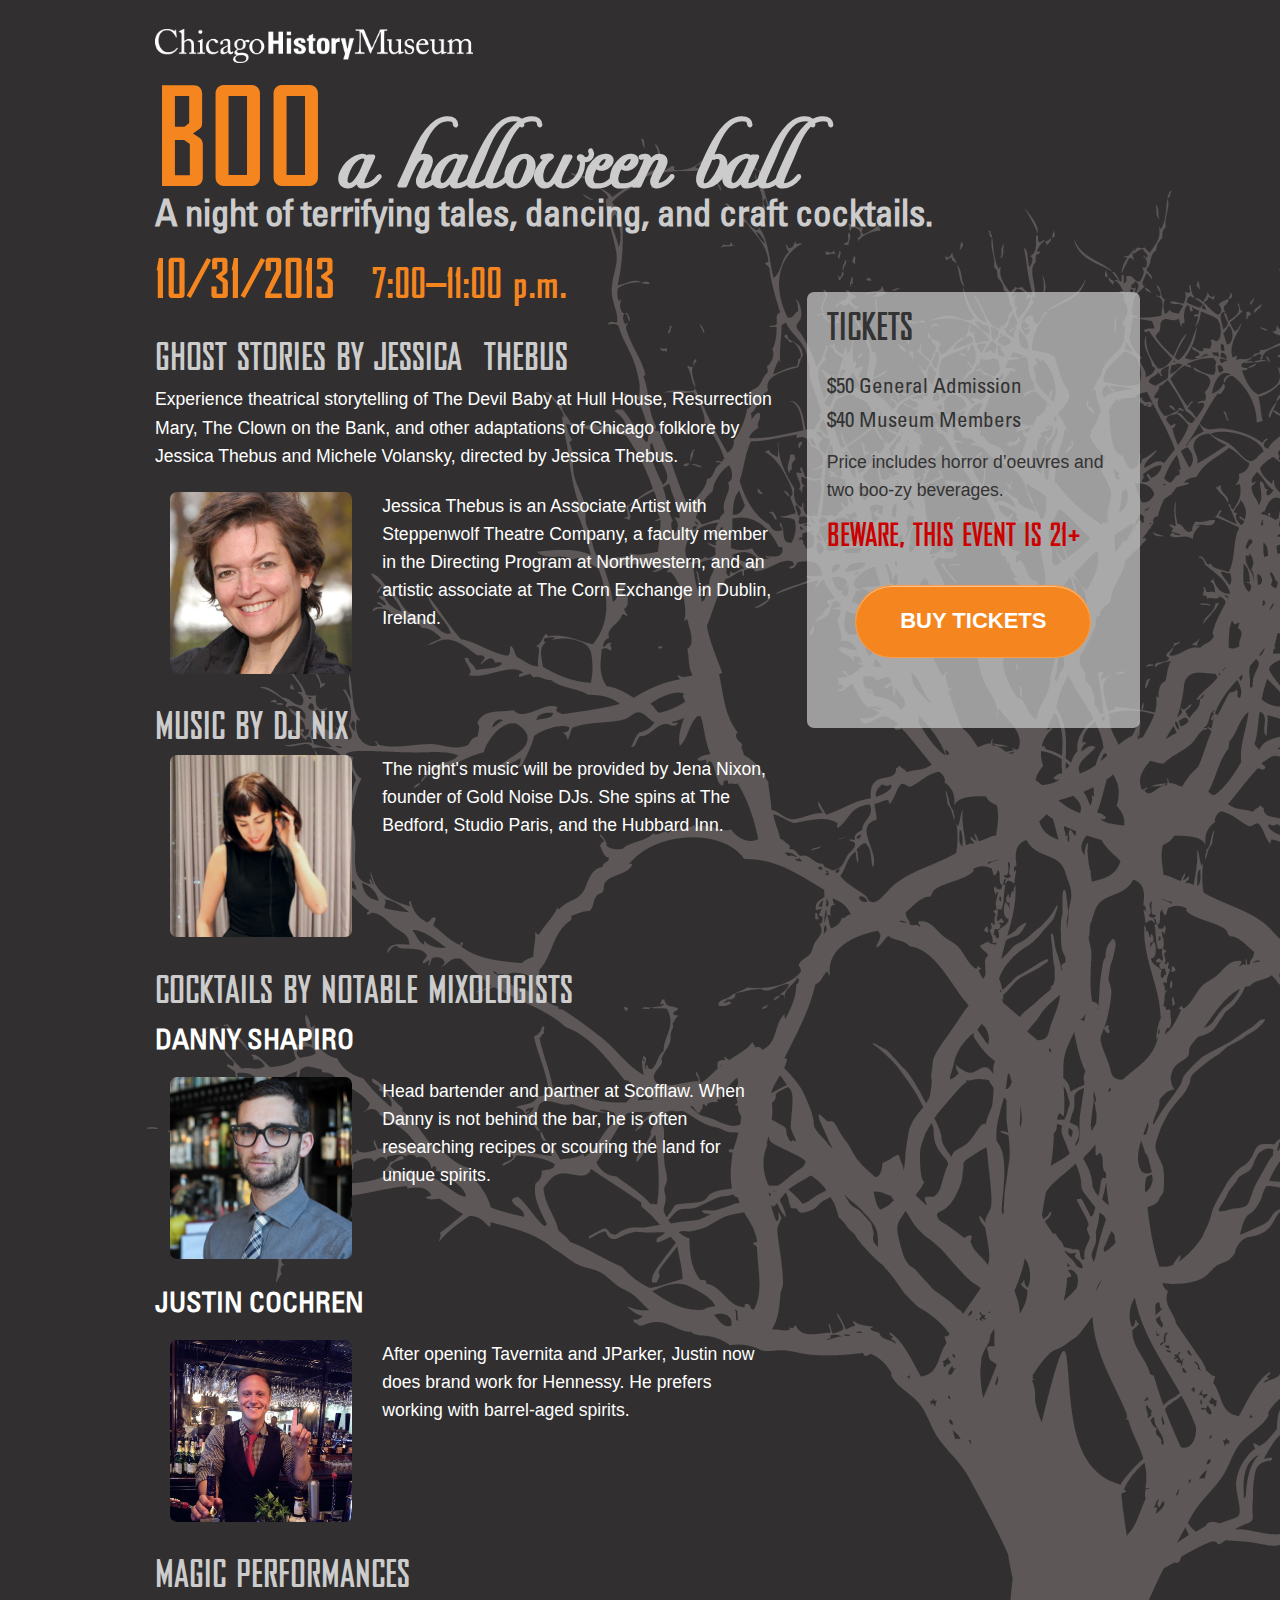
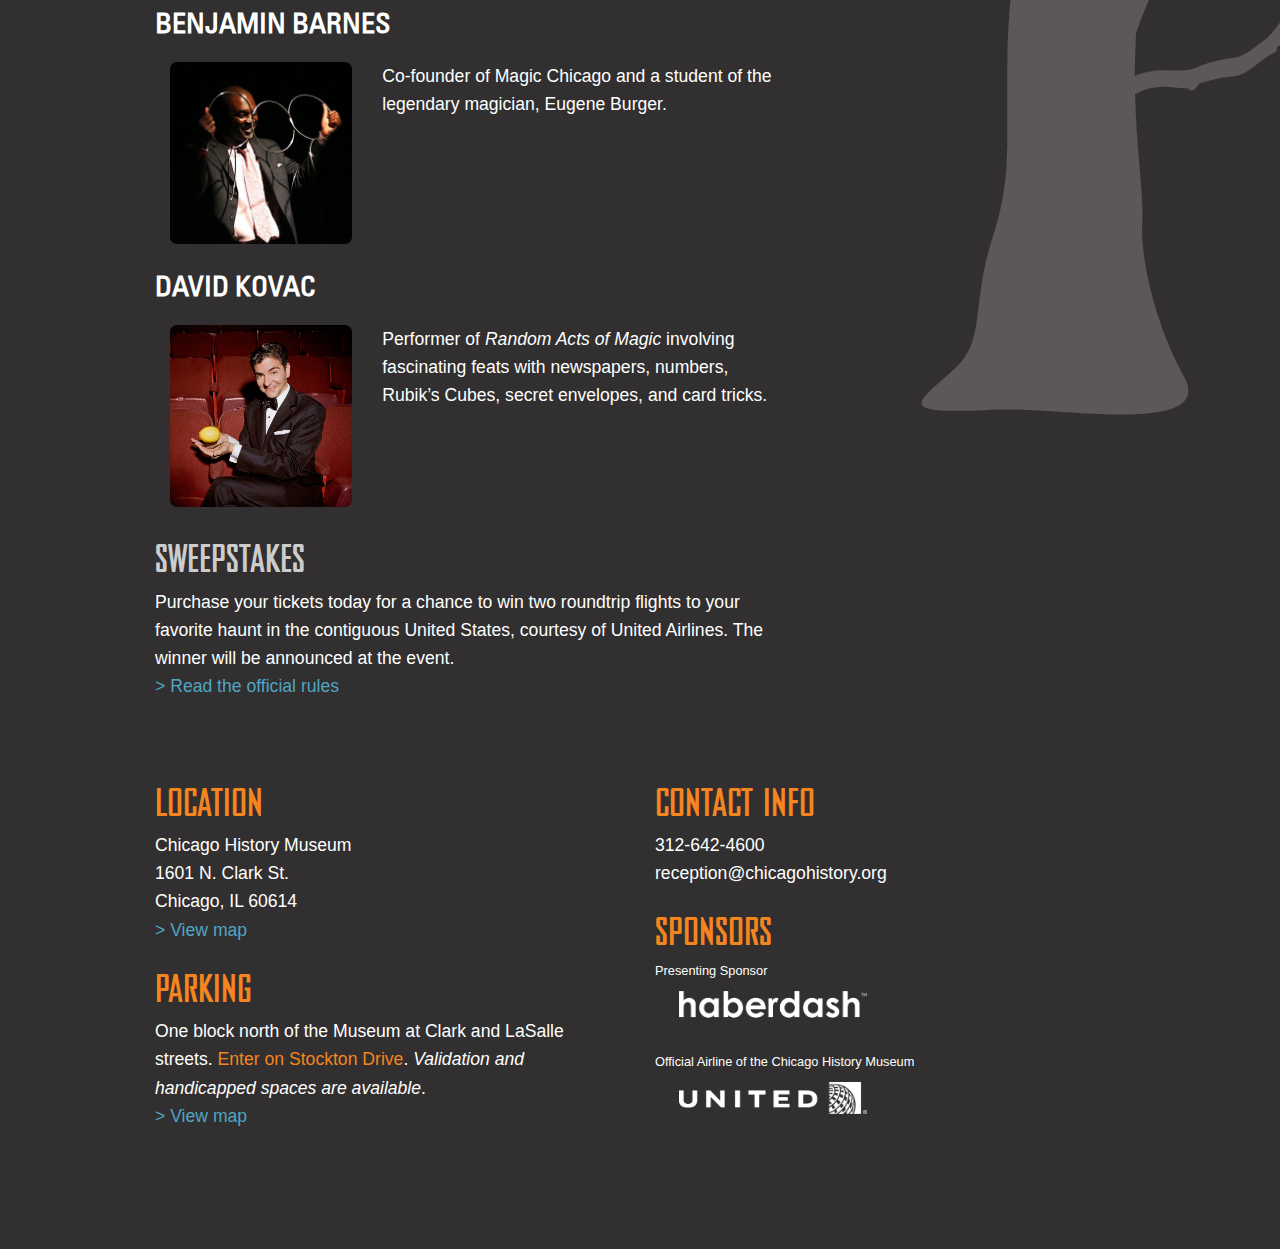
<file: index.html>
<!DOCTYPE html>
<html xmlns="http://www.w3.org/1999/xhtml" xmlns:og="http://ogp.me/ns#" xmlns:fb="https://www.facebook.com/2008/fbml">

<!--[if IE 8]> 				 <html class="no-js lt-ie9" lang="en" > <![endif]-->
<!--[if gt IE 8]><!--> <html class="no-js" lang="en" > <!--<![endif]-->

<head>
	<meta charset="utf-8">
  	<meta name="viewport" content="width=device-width">
  	<title>Purchase tickets to Boo: A Halloween Ball at the Chicago History Museum</title>
	<meta property="og:title" content="Purchase tickets to Boo: A Halloween Ball at the Chicago History Museum" />
	<meta property="og:type" content="website" />
	<meta property="og:url" content="http://chicagohistory.org/boo/" />
	<meta property="og:image" content="http://chicagohistory.org/boo/img/boologo.jpg" />
	<meta property="og:description" content="A night of terrifying tales, dancing, and craft cocktails." />
	<meta property="og:site_name" content="Chicago History Museum"/>
  	<link rel="stylesheet" href="css/foundation.css">
  	<link rel="stylesheet" href="css/custom.css">
	<script src="js/vendor/custom.modernizr.js"></script>

  <script type="text/javascript">var switchTo5x=true;</script>
  <script type="text/javascript" src="http://w.sharethis.com/button/buttons.js"></script>
  <script type="text/javascript">stLight.options({publisher: "ac34fe85-bdf6-40fe-9b97-d3b01d1a1c88", doNotHash: false, doNotCopy: false, hashAddressBar: true});</script>

</head>

<body class="bgblack bgtree textwhite">

	<div class="row">
		<div class="large-12 columns spacecloser">
			<header>
				<div class="row l-topbar">
					<div class="large-8 columns">
						<img src="img/museumlogo.png" alt="Chicago History Museum logo" class="chmlogo">
					</div>
					<div class="large-4 columns">
        				<div class="sharethis">
        					<span class='st_sharethis_large' displayText='ShareThis'></span>
        					<span class='st_googleplus_large' displayText='Google +'></span>
        					<span class='st_facebook_large' st_image="http://chicagohistory.org/boo/img/boologo.jpg" st_summary="A night of terrifying tales, dancing, and craft cocktails." displayText='Facebook'></span>
        					<span class='st_twitter_large' displayText='Tweet'></span>
        					<span class='st_email_large' displayText='Email'></span>
        				</div>
        			</div>
        		</div>
				<h1><span class="textorange allcaps textgiant font-bureau fontskinny">Boo</span> <span class="textlightgrey textlarge font-fleurie spacecloser is-block nowrap headlinetext">a halloween ball</span></h1>
				<h2 class="textlightgrey textlarge font-univers headlinetext">A night of terrifying tales, dancing, and craft cocktails.</h2>
			</div>
		</header>
	</div>

	<div class="row">
		<div class="large-8 columns">

			<div class="row">
				<div class="large-12 columns">
					<div class="datespace">
						<p class="spacecloser nowrap"><span class="font-bureau textgiant fontskinny textorange headlinetext">10/31/2013</span> <span class="font-bureau textlarge leftspacer fontskinny textorange headlinetext">7:00–11:00 p.m.</span></p>

						<h3 class="textlightgrey allcaps font-bureau spacecloser textlarge">Ghost Stories by Jessica&nbsp;Thebus</h3>
							<p>Experience theatrical storytelling of The Devil Baby at Hull House, Resurrection Mary, The Clown on the Bank, and other adaptations of Chicago folklore by Jessica Thebus and Michele Volansky, directed by Jessica Thebus.</p>
							<div class="row">
								<div class="small-12 small-centered large-uncentered columns">
									<div class="large-4 columns">
										<p><img src="img/jessicathebus.jpg" alt="Jessica Thebus" class="portrait"></p>
									</div>
									<div class="large-8 columns">
										<p>Jessica Thebus is an Associate Artist with Steppenwolf Theatre Company, a faculty member in the Directing Program at Northwestern, and an artistic associate at The Corn Exchange in Dublin, Ireland.</p>
									</div>
								</div>
							</div>

						<h3 class="textlightgrey allcaps font-bureau spacecloser textlarge">music by DJ Nix</h3>
							<div class="row">
								<div class="small-12 small-centered large-uncentered columns">
									<div class="large-4 columns">
										<p><img src="img/djnix.png" alt="DJ Nix" class="portrait"></p>
									</div>
									<div class="large-8 columns">
										<p>The night's music will be provided by Jena Nixon, founder of Gold Noise DJs. She spins at The Bedford, Studio Paris, and the Hubbard Inn.</p>
									</div>
								</div>
							</div>

						<h3 class="textlightgrey allcaps font-bureau spacecloser textlarge">Cocktails by notable mixologists</h3>
									<div class="row">
										<div class="small-12 small-centered large-uncentered columns">
											<h4 class="textwhite font-univers textmedium allcaps">Danny Shapiro</h4>
											<div class="large-4 columns">
												<p><img src="img/dannyshapiro.png" alt="Danny Shapiro" class="portrait"></p>
											</div>
											<div class="large-8 columns">
												<p>Head bartender and partner at Scofflaw. When Danny is not behind the bar, he is often researching recipes or scouring the land for unique spirits.</p>
											</div>
										</div>
									</div>
									<div class="row">
										<div class="small-12 small-centered large-uncentered columns">
											<h4 class="textwhite font-univers textmedium allcaps">Justin Cochren</h4>
											<div class="large-4 columns">
												<p><img src="img/justincochren.jpg" alt="Justin Cochren" class="portrait"></p>
											</div>
											<div class="large-8 columns">
												<p>After opening Tavernita and JParker, Justin now does brand work for Hennessy. He prefers working with barrel-aged spirits.</p>
											</div>
										</div>
									</div>
						<h3 class="textlightgrey allcaps font-bureau spacecloser textlarge">Magic Performances</h3>
							<div class="row">
								<div class="small-12 small-centered large-uncentered columns">
									<h4 class="textwhite font-univers textmedium allcaps">Benjamin Barnes</h4>
										<div class="large-4 columns">
											<p><img src="img/benjaminbarnes.jpg" alt="Benjamin Barnes" class="portrait"></p>
										</div>
										<div class="large-8 columns">
											<p>Co-founder of Magic Chicago and a student of the legendary magician, Eugene Burger.</p>
										</div>
								</div>
							</div>
							<div class="row">
								<div class="small-12 small-centered large-uncentered columns">
									<h4 class="textwhite font-univers textmedium allcaps">David Kovac</h4>
										<div class="large-4 columns">
											<p><img src="img/davidkovac.jpg" alt="David Kovac" class="portrait"></p>
										</div>
										<div class="large-8 columns">
											<p>Performer of <em>Random Acts of Magic</em> involving fascinating feats with newspapers, numbers, Rubik’s Cubes, secret envelopes, and card tricks.
</p>
										</div>
								</div>
							</div>
						<h3 class="textlightgrey allcaps font-bureau spacecloser textlarge">Sweepstakes</h3>
							<p class="spacecloser">Purchase your tickets today for a chance to win two roundtrip flights to your favorite haunt in the contiguous United States, courtesy of United Airlines. The winner will be announced at the event.</p>

							<p><a href="sweepstakes-official-rules.html" class="link">Read the official rules</a></p>
					</div>
				</div>
			</div>
		</div>


	<div class="large-4 columns panel radius">
		<h3 class="textorange allcaps font-bureau spacecloser textlarge">Tickets</h3>
			<p class="pricespace"><span class="font-univers textsmall">$50 General Admission <br>$40 Museum Members</span></p>
			<p class="pricespace">Price includes horror d’oeuvres and two boo-zy beverages.</p>
			<p><span class="alert font-bureau allcaps textmedium nowrap">Beware, this event is 21+</span></p>

			<div class="large-12 large-centered columns text-center">
    		<p><a href="https://services.chicagohistory.org/loader.asp?target=hall.asp?event=20814"><button class="large button round allcaps bgorange borderorange">Buy Tickets</button></a></p>
			</div>
	</div>
</div>

	<div class="row">
		<div class="large-12 columns">
			<footer class="row">
				<div class="large-6 columns">
					<h3 class="textorange allcaps font-bureau spacecloser textlarge">Location</h3>
						<p class="spacecloser">Chicago History Museum<br>1601 N. Clark 	St.<br>Chicago, IL 60614</p>
						<p ><a href="http://goo.gl/maps/othfd" class="link">View map</a></p>
					<h3 class="textorange allcaps font-bureau spacecloser textlarge">Parking</h3>
						<p class="spacecloser">One block north of the Museum at Clark and LaSalle streets. <span class="textorange">Enter on Stockton Drive</span>. <span class="is-italic">Validation and handicapped spaces are available</span>.</p>
						<p><a href="http://goo.gl/maps/yfVyV" class="link">View map</a></p>
				</div>
				<div class="large-6 columns">
					<h3 class="textorange allcaps font-bureau spacecloser textlarge">Contact Info</h3>
						<p><span class="tel"><span class="value">312-642-4600</span></span><br>
						   <span class="email"><span class="value">reception@chicagohistory.org</span></span></p>
					<h3 class="textorange allcaps font-bureau spacecloser textlarge">Sponsors</h3>
						<p class="texttiny spacecloser">Presenting Sponsor</p><img src="img/haberdashlogo.png" alt="Haberdash logo" class="sponsorlogo leftspacer">
						<p class="texttiny spacecloser">Official Airline of the Chicago History Museum</p><img src="img/unitedlogo.png" alt="United Airlines logo" class="sponsorlogo leftspacer">
				</div>
			</footer>
		</div>
	</div>





  <script>
  document.write('<script src=' +
  ('__proto__' in {} ? 'js/vendor/zepto' : 'js/vendor/jquery') +
  '.js><\/script>')
  </script>

  <script src="js/foundation.min.js"></script>
  <!--

  <script src="js/foundation/foundation.js"></script>

  <script src="js/foundation/foundation.alerts.js"></script>

  <script src="js/foundation/foundation.clearing.js"></script>

  <script src="js/foundation/foundation.cookie.js"></script>

  <script src="js/foundation/foundation.dropdown.js"></script>

  <script src="js/foundation/foundation.forms.js"></script>

  <script src="js/foundation/foundation.joyride.js"></script>

  <script src="js/foundation/foundation.magellan.js"></script>

  <script src="js/foundation/foundation.orbit.js"></script>

  <script src="js/foundation/foundation.reveal.js"></script>

  <script src="js/foundation/foundation.section.js"></script>

  <script src="js/foundation/foundation.tooltips.js"></script>

  <script src="js/foundation/foundation.topbar.js"></script>

  <script src="js/foundation/foundation.interchange.js"></script>

  <script src="js/foundation/foundation.placeholder.js"></script>

  <script src="js/foundation/foundation.abide.js"></script>

  -->

  <script>
    $(document).foundation();
  </script>
  <script type="text/javascript">

  var _gaq = _gaq || [];
  _gaq.push(['_setAccount', 'UA-23828007-2']);
  _gaq.push(['_trackPageview']);

  (function() {
    var ga = document.createElement('script'); ga.type = 'text/javascript'; ga.async = true;
    ga.src = ('https:' == document.location.protocol ? 'https://ssl' : 'http://www') + '.google-analytics.com/ga.js';
    var s = document.getElementsByTagName('script')[0]; s.parentNode.insertBefore(ga, s);
  })();

</script>
</body>
</html>
</file>
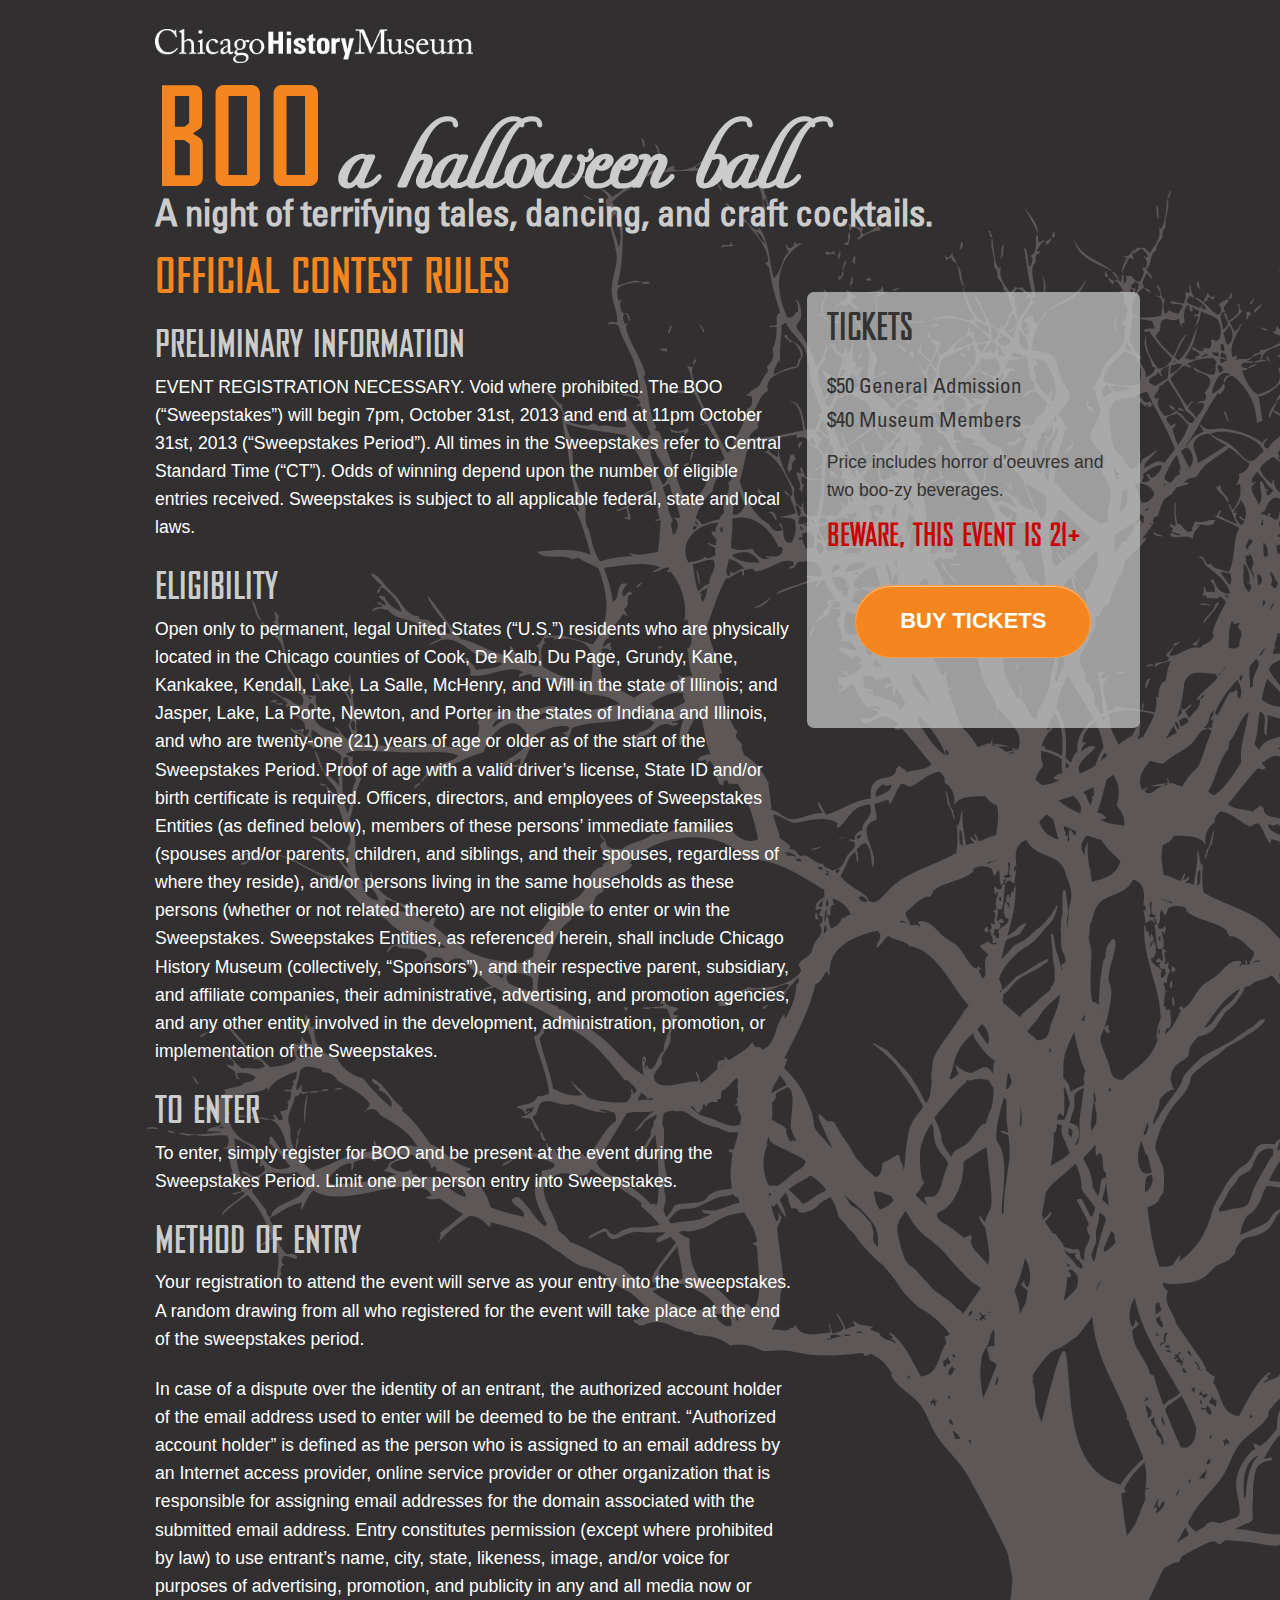
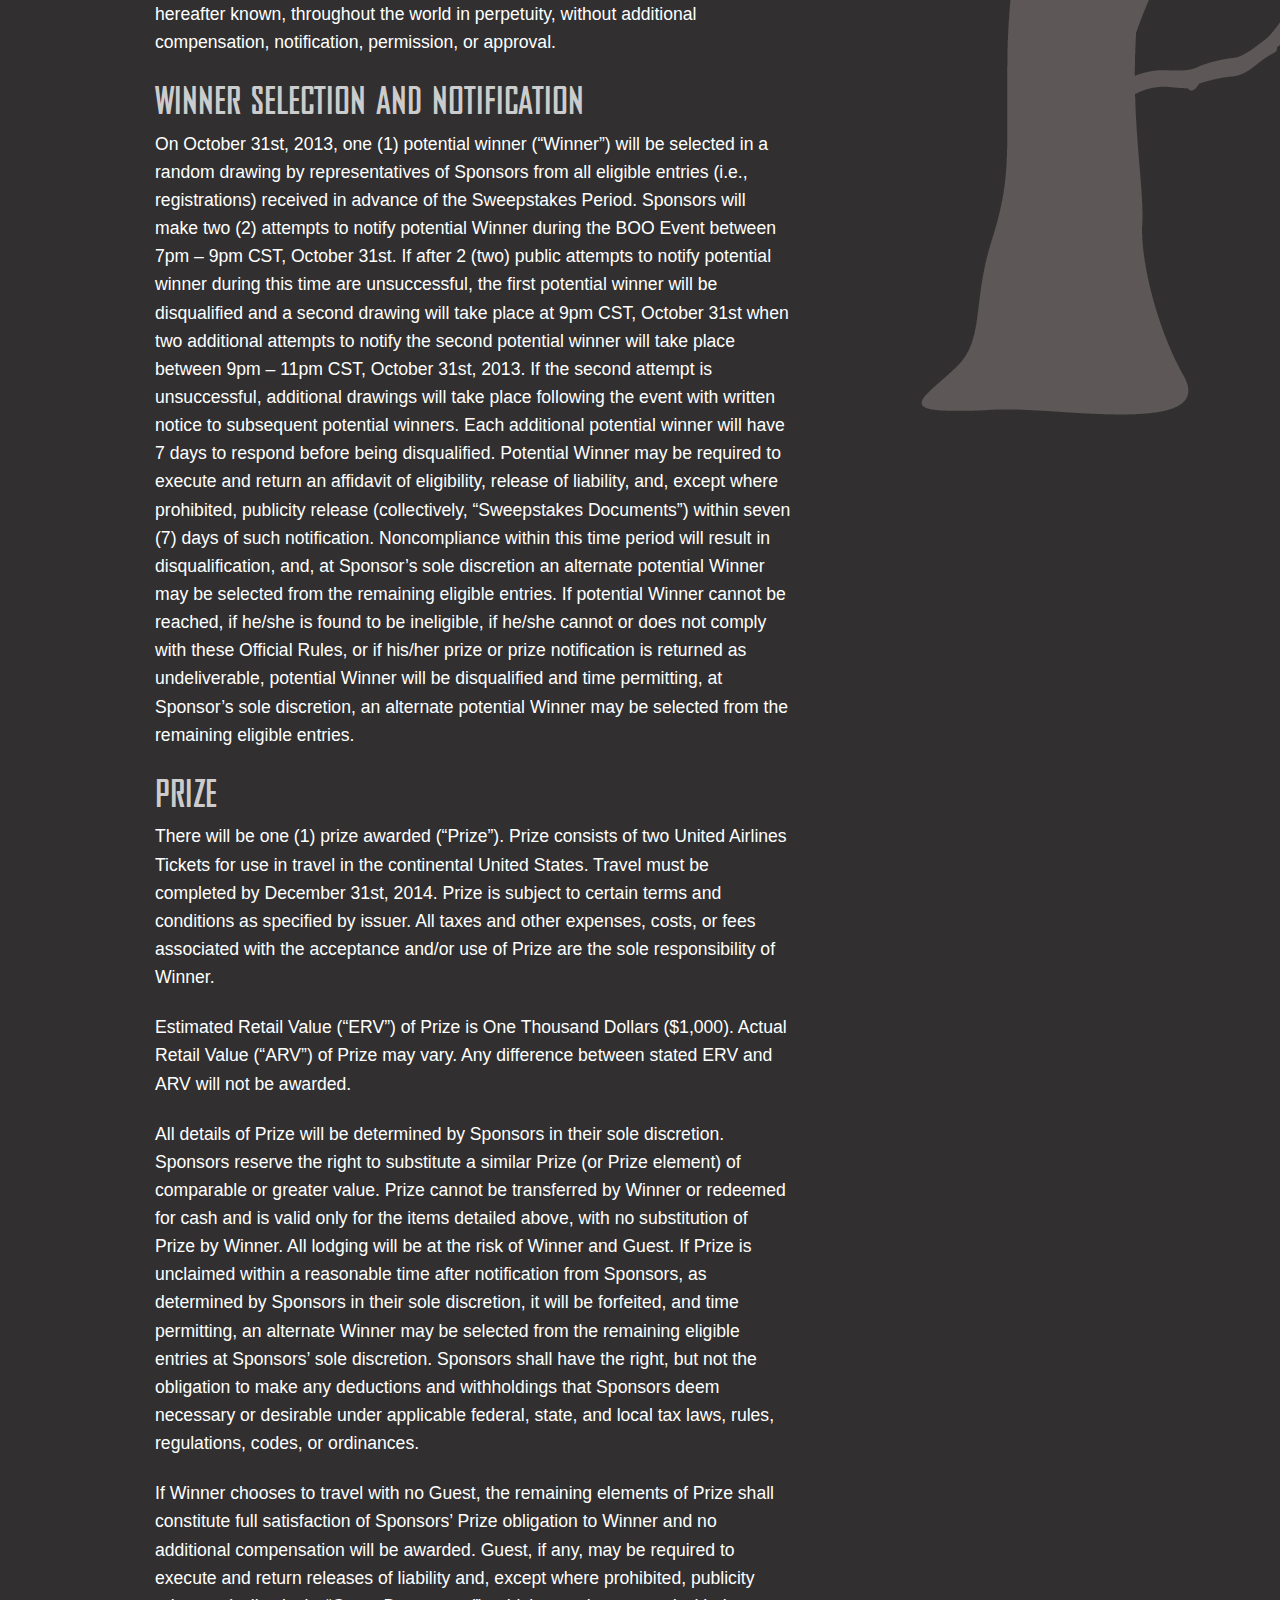
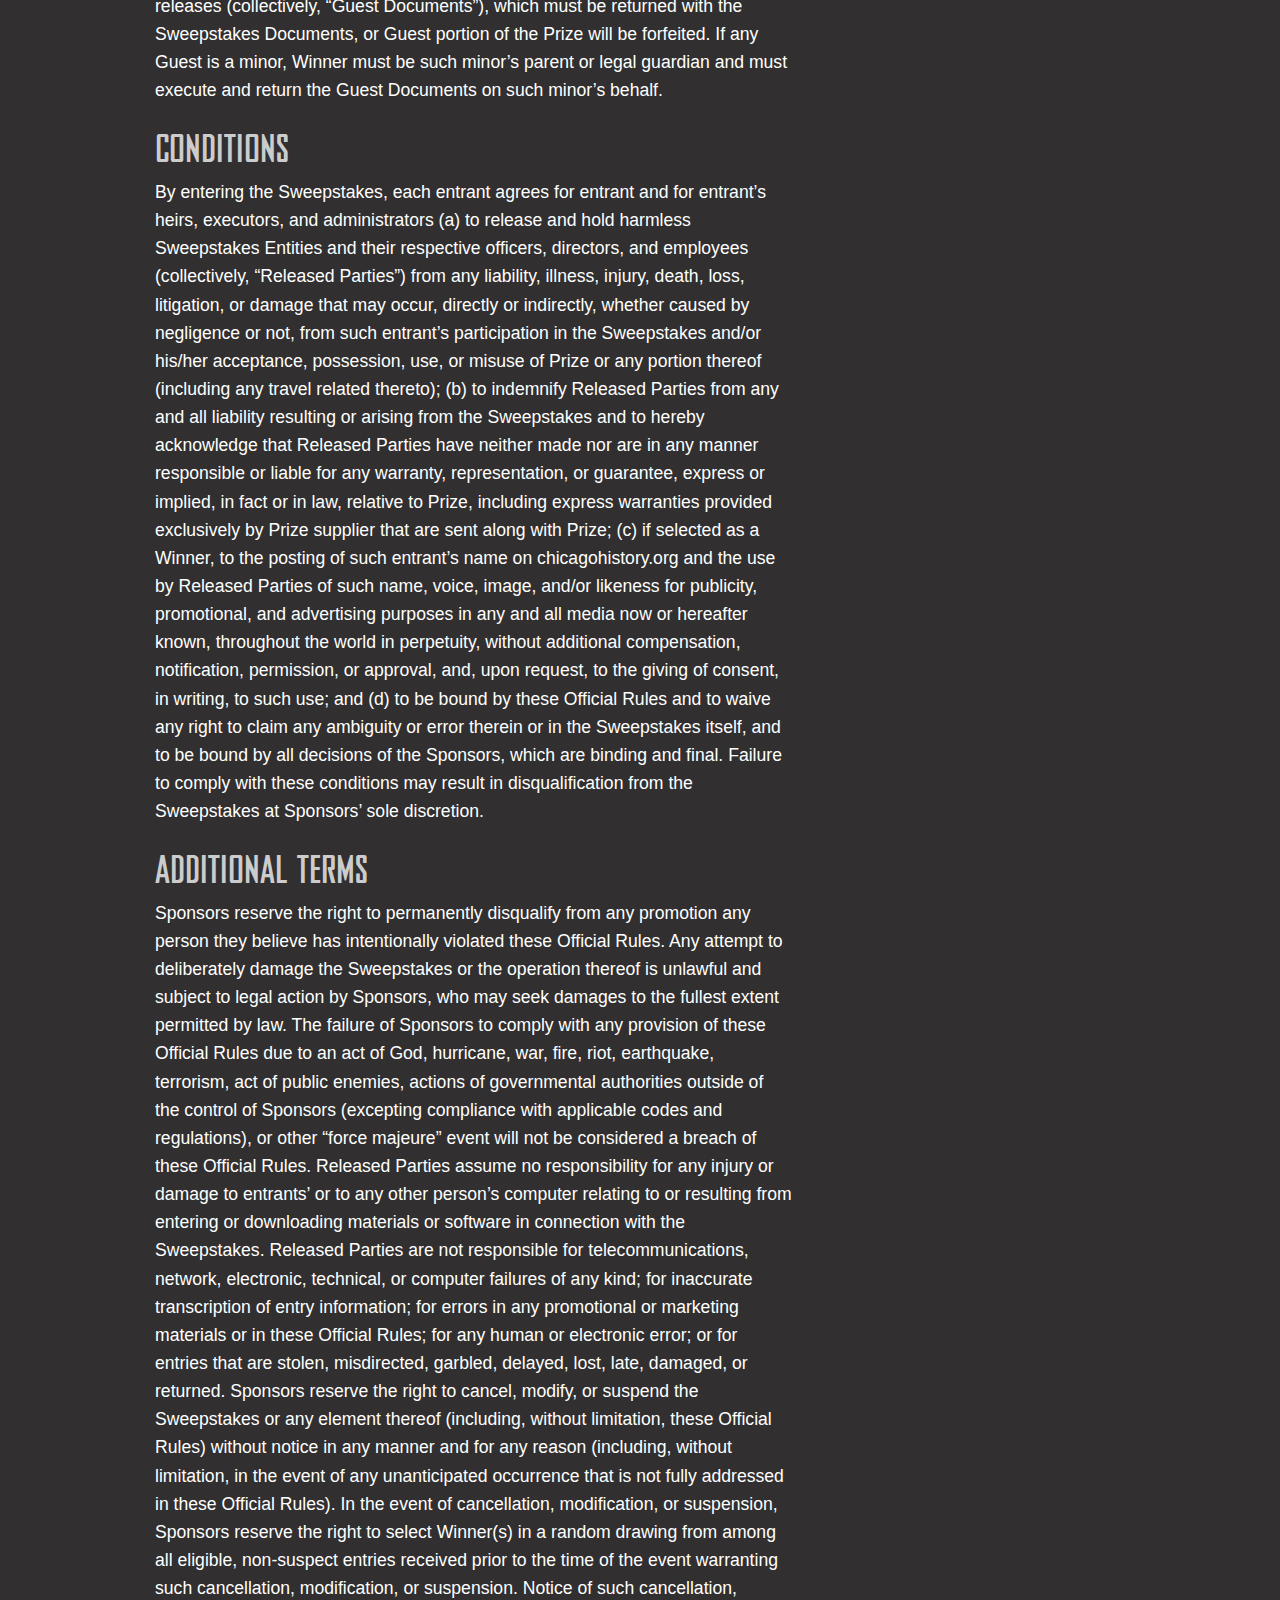
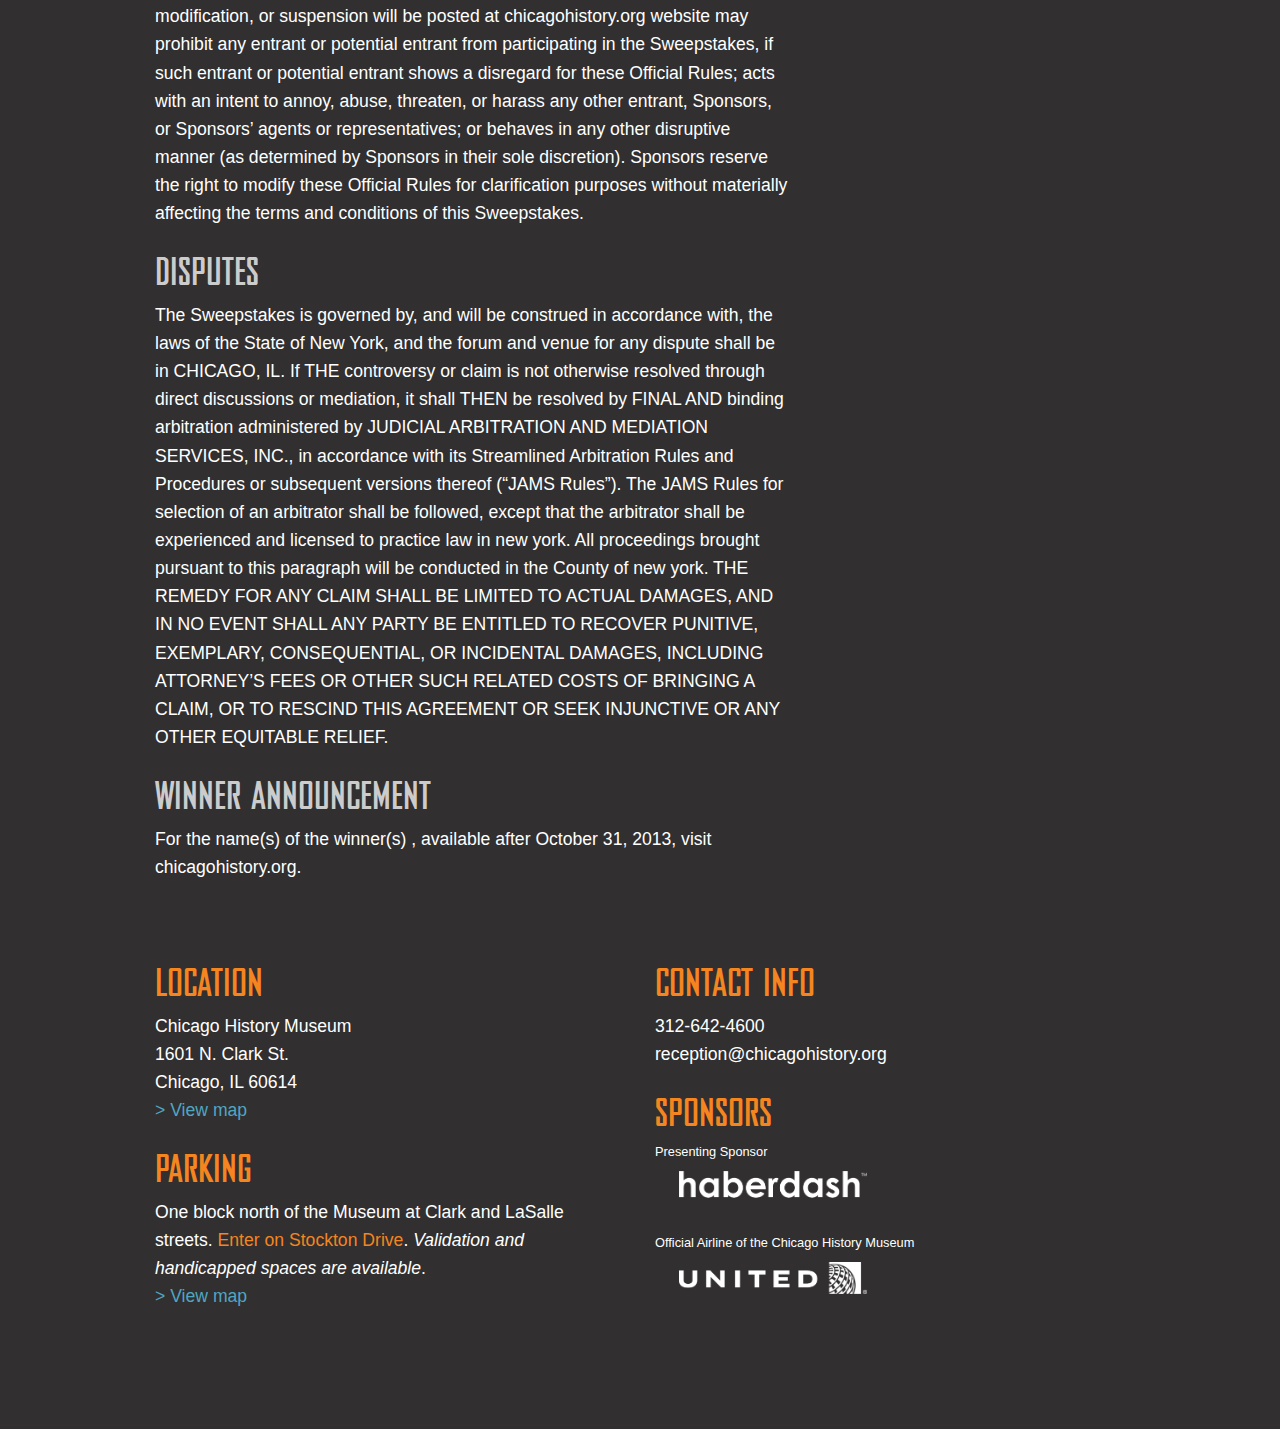
<file: contest-rules.html>
<!DOCTYPE html>
<html xmlns="http://www.w3.org/1999/xhtml" xmlns:og="http://ogp.me/ns#" xmlns:fb="https://www.facebook.com/2008/fbml">

<!--[if IE 8]> 				 <html class="no-js lt-ie9" lang="en" > <![endif]-->
<!--[if gt IE 8]><!--> <html class="no-js" lang="en" > <!--<![endif]-->

<head>
	<meta charset="utf-8">
  	<meta name="viewport" content="width=device-width">
  	<title>Purchase tickets to Boo: A Halloween Ball at the Chicago History Museum</title>
	<meta property="og:title" content="Purchase tickets to Boo: A Halloween Ball at the Chicago History Museum" />
	<meta property="og:type" content="website" />
	<meta property="og:url" content="http://chicagohistory.org/boo/" />
	<meta property="og:image" content="http://chicagohistory.org/boo/img/boologo.jpg" />
	<meta property="og:description" content="A night of terrifying tales, dancing, and craft cocktails." />
	<meta property="og:site_name" content="Chicago History Museum"/>
  	<link rel="stylesheet" href="css/foundation.css">
  	<link rel="stylesheet" href="css/custom.css">
	<script src="js/vendor/custom.modernizr.js"></script>

  <script type="text/javascript">var switchTo5x=true;</script>
  <script type="text/javascript" src="http://w.sharethis.com/button/buttons.js"></script>
  <script type="text/javascript">stLight.options({publisher: "ac34fe85-bdf6-40fe-9b97-d3b01d1a1c88", doNotHash: false, doNotCopy: false, hashAddressBar: true});</script>

</head>

<body class="bgblack bgtree textwhite">

	<div class="row">
		<div class="large-12 columns spacecloser">
			<header>
				<div class="row l-topbar">
					<div class="large-8 columns">
						<img src="img/museumlogo.png" alt="Chicago History Museum logo" class="chmlogo">
					</div>
					<div class="large-4 columns">
        				<!-- <div class="sharethis">
        					<span class='st_sharethis_large' displayText='ShareThis'></span>
        					<span class='st_googleplus_large' displayText='Google +'></span>
        					<span class='st_facebook_large' st_image="http://chicagohistory.org/boo/img/boologo.jpg" st_summary="A night of terrifying tales, dancing, and craft cocktails." displayText='Facebook'></span>
        					<span class='st_twitter_large' displayText='Tweet'></span>
        					<span class='st_email_large' displayText='Email'></span>
        				</div>-->
        			</div>
        		</div>
				<h1><span class="textorange allcaps textgiant font-bureau fontskinny">Boo</span> <span class="textlightgrey textlarge font-fleurie spacecloser is-block nowrap headlinetext">a halloween ball</span></h1>
				<h2 class="textlightgrey textlarge font-univers headlinetext">A night of terrifying tales, dancing, and craft cocktails.</h2>
			</div>
		</header>
	</div>

	<div class="row">
		<div class="large-8 columns">

			<div class="row">
				<div class="large-12 columns">
					<div class="contestspace">
						<h3 class="spacecloser nowrap"><span class="font-bureau textmedium fontskinny textorange headlinetext">OFFICIAL CONTEST RULES</span></h3>
						<h4 class="textlightgrey allcaps font-bureau spacecloser textlarge">PRELIMINARY INFORMATION</h4>  <p>EVENT REGISTRATION NECESSARY. Void where prohibited. The BOO (“Sweepstakes”) will begin 7pm, October 31st, 2013 and end at 11pm October 31st, 2013  (“Sweepstakes Period”).  All times in the Sweepstakes refer to Central Standard Time (“CT”). Odds of winning depend upon the number of eligible entries received.  Sweepstakes is subject to all applicable federal, state and local laws.</p>

<h4 class="textlightgrey allcaps font-bureau spacecloser textlarge">ELIGIBILITY</h4> <p>Open only to permanent, legal United States (“U.S.”) residents who are physically located in the Chicago counties of Cook, De Kalb, Du Page, Grundy, Kane, Kankakee, Kendall, Lake, La Salle, McHenry, and Will in the state of Illinois; and Jasper, Lake, La Porte, Newton, and Porter in the states of Indiana and Illinois, and who are twenty-one (21) years of age or older as of the start of the Sweepstakes Period.  Proof of age with a valid driver’s license, State ID and/or birth certificate is required.  Officers, directors, and employees of Sweepstakes Entities (as defined below), members of these persons’ immediate families (spouses and/or parents, children, and siblings, and their spouses, regardless of where they reside), and/or persons living in the same households as these persons (whether or not related thereto) are not eligible to enter or win the Sweepstakes.  Sweepstakes Entities, as referenced herein, shall include Chicago History Museum  (collectively, “Sponsors”), and their respective parent, subsidiary, and affiliate companies, their administrative, advertising, and promotion agencies, and any other entity involved in the development, administration, promotion, or implementation of the Sweepstakes.</p>

<h4 class="textlightgrey allcaps font-bureau spacecloser textlarge">TO ENTER</h4> <p>To enter, simply register for BOO and be present at the event during the Sweepstakes Period. Limit one per person entry into Sweepstakes.</p>

<h4 class="textlightgrey allcaps font-bureau spacecloser textlarge">METHOD OF ENTRY</h4> <p>Your registration to attend the event will serve as your entry into the sweepstakes.   A random drawing from all who registered for the event will take place at the end of the sweepstakes period.</p>
<p>In case of a dispute over the identity of an entrant, the authorized account holder of the email address used to enter will be deemed to be the entrant. “Authorized account holder” is defined as the person who is assigned to an email address by an Internet access provider, online service provider or other organization that is responsible for assigning email addresses for the domain associated with the submitted email address. Entry constitutes permission (except where prohibited by law) to use entrant’s name, city, state, likeness, image, and/or voice for purposes of advertising, promotion, and publicity in any and all media now or hereafter known, throughout the world in perpetuity, without additional compensation, notification, permission, or approval.</p>


<h4 class="textlightgrey allcaps font-bureau spacecloser textlarge">WINNER SELECTION AND NOTIFICATION</h4> <p>On October 31st, 2013, one (1) potential winner (“Winner”) will be selected in a random drawing by representatives of Sponsors from all eligible entries (i.e., registrations) received in advance of the Sweepstakes Period. Sponsors will make two (2) attempts to notify potential Winner during the BOO Event between 7pm – 9pm CST, October 31st. If after 2 (two) public attempts to notify potential winner during this time are unsuccessful, the first potential winner will be disqualified and a second drawing will take place at 9pm CST, October 31st when two additional attempts to notify the second potential winner will take place between 9pm – 11pm CST, October 31st, 2013.  If the second attempt is unsuccessful, additional drawings will take place following the event with written notice to subsequent potential winners. Each additional potential winner will have 7 days to respond before being disqualified.  Potential Winner may be required to execute and return an affidavit of eligibility, release of liability, and, except where prohibited, publicity release (collectively, “Sweepstakes Documents”) within seven (7) days of such notification.  Noncompliance within this time period will result in disqualification, and, at Sponsor’s sole discretion an alternate potential Winner may be selected from the remaining eligible entries. If potential Winner cannot be reached, if he/she is found to be ineligible, if he/she cannot or does not comply with these Official Rules, or if his/her prize or prize notification is returned as undeliverable, potential Winner will be disqualified and time permitting, at Sponsor’s sole discretion, an alternate potential Winner may be selected from the remaining eligible entries.</p>

<h4 class="textlightgrey allcaps font-bureau spacecloser textlarge">PRIZE</h4>  <p>There will be one (1) prize awarded (“Prize”). Prize consists of two United Airlines Tickets for use in travel in the continental United States.  Travel must be completed by December 31st, 2014. Prize is subject to certain terms and conditions as specified by issuer. All taxes and other expenses, costs, or fees associated with the acceptance and/or use of Prize are the sole responsibility of Winner.</p>

<p>Estimated Retail Value (“ERV”) of Prize is One Thousand Dollars ($1,000).  Actual Retail Value (“ARV”) of Prize may vary. Any difference between stated ERV and ARV will not be awarded.</p>

<p>All details of Prize will be determined by Sponsors in their sole discretion.  Sponsors reserve the right to substitute a similar Prize (or Prize element) of comparable or greater value. Prize cannot be transferred by Winner or redeemed for cash and is valid only for the items detailed above, with no substitution of Prize by Winner. All lodging will be at the risk of Winner and Guest. If Prize is unclaimed within a reasonable time after notification from Sponsors, as determined by Sponsors in their sole discretion, it will be forfeited, and time permitting, an alternate Winner may be selected from the remaining eligible entries at Sponsors’ sole discretion. Sponsors shall have the right, but not the obligation to make any deductions and withholdings that Sponsors deem necessary or desirable under applicable federal, state, and local tax laws, rules, regulations, codes, or ordinances.</p>

<p>If Winner chooses to travel with no Guest, the remaining elements of Prize shall constitute full satisfaction of Sponsors’ Prize obligation to Winner and no additional compensation will be awarded. Guest, if any, may be required to execute and return releases of liability and, except where prohibited, publicity releases (collectively, “Guest Documents”), which must be returned with the Sweepstakes Documents, or Guest portion of the Prize will be forfeited. If any Guest is a minor, Winner must be such minor’s parent or legal guardian and must execute and return the Guest Documents on such minor’s behalf.</p>

<h4 class="textlightgrey allcaps font-bureau spacecloser textlarge">CONDITIONS</h4> <p>By entering the Sweepstakes, each entrant agrees for entrant and for entrant’s heirs, executors, and administrators (a) to release and hold harmless Sweepstakes Entities and their respective officers, directors, and employees (collectively, “Released Parties”) from any liability, illness, injury, death, loss, litigation, or damage that may occur, directly or indirectly, whether caused by negligence or not, from such entrant’s participation in the Sweepstakes and/or his/her acceptance, possession, use, or misuse of Prize or any portion thereof (including any travel related thereto); (b) to indemnify Released Parties from any and all liability resulting or arising from the Sweepstakes and to hereby acknowledge that Released Parties have neither made nor are in any manner responsible or liable for any warranty, representation, or guarantee, express or implied, in fact or in law, relative to Prize, including express warranties provided exclusively by Prize supplier that are sent along with Prize; (c) if selected as a Winner, to the posting of such entrant’s name on chicagohistory.org and the use by Released Parties of such name, voice, image, and/or likeness for publicity, promotional, and advertising purposes in any and all media now or hereafter known, throughout the world in perpetuity, without additional compensation, notification, permission, or approval, and, upon request, to the giving of consent, in writing, to such use; and (d) to be bound by these Official Rules and to waive any right to claim any ambiguity or error therein or in the Sweepstakes itself, and to be bound by all decisions of the Sponsors, which are binding and final. Failure to comply with these conditions may result in disqualification from the Sweepstakes at Sponsors’ sole discretion.</p>

<h4 class="textlightgrey allcaps font-bureau spacecloser textlarge">ADDITIONAL TERMS</h4> <p>Sponsors reserve the right to permanently disqualify from any promotion any person they believe has intentionally violated these Official Rules.  Any attempt to deliberately damage the Sweepstakes or the operation thereof is unlawful and subject to legal action by Sponsors, who may seek damages to the fullest extent permitted by law. The failure of Sponsors to comply with any provision of these Official Rules due to an act of God, hurricane, war, fire, riot, earthquake, terrorism, act of public enemies, actions of governmental authorities outside of the control of Sponsors (excepting compliance with applicable codes and regulations), or other “force majeure” event will not be considered a breach of these Official Rules.  Released Parties assume no responsibility for any injury or damage to entrants’ or to any other person’s computer relating to or resulting from entering or downloading materials or software in connection with the Sweepstakes. Released Parties are not responsible for telecommunications, network, electronic, technical, or computer failures of any kind; for inaccurate transcription of entry information; for errors in any promotional or marketing materials or in these Official Rules; for any human or electronic error; or for entries that are stolen, misdirected, garbled, delayed, lost, late, damaged, or returned. Sponsors reserve the right to cancel, modify, or suspend the Sweepstakes or any element thereof (including, without limitation, these Official Rules) without notice in any manner and for any reason (including, without limitation, in the event of any unanticipated occurrence that is not fully addressed in these Official Rules).  In the event of cancellation, modification, or suspension, Sponsors reserve the right to select Winner(s) in a random drawing from among all eligible, non-suspect entries received prior to the time of the event warranting such cancellation, modification, or suspension.  Notice of such cancellation, modification, or suspension will be posted at chicagohistory.org website may prohibit any entrant or potential entrant from participating in the Sweepstakes, if such entrant or potential entrant shows a disregard for these Official Rules; acts with an intent to annoy, abuse, threaten, or harass any other entrant, Sponsors, or Sponsors’ agents or representatives; or behaves in any other disruptive manner (as determined by Sponsors in their sole discretion).  Sponsors reserve the right to modify these Official Rules for clarification purposes without materially affecting the terms and conditions of this Sweepstakes.</p> 

<h4 class="textlightgrey allcaps font-bureau spacecloser textlarge">DISPUTES</h4>  <p>The Sweepstakes is governed by, and will be construed in accordance with, the laws of the State of New York, and the forum and venue for any dispute shall be in CHICAGO, IL. If THE controversy or claim is not otherwise resolved through direct discussions or mediation, it shall THEN be resolved by FINAL AND binding arbitration administered by JUDICIAL ARBITRATION AND MEDIATION SERVICES, INC., in accordance with its Streamlined Arbitration Rules and Procedures or subsequent versions thereof (“JAMS Rules”).  The JAMS Rules for selection of an arbitrator shall be followed, except that the arbitrator shall be experienced and licensed to practice law in new york.  All proceedings brought pursuant to this paragraph will be conducted in the County of new york.  THE REMEDY FOR ANY CLAIM SHALL BE LIMITED TO ACTUAL DAMAGES, AND IN NO EVENT SHALL ANY PARTY BE ENTITLED TO RECOVER PUNITIVE, EXEMPLARY, CONSEQUENTIAL, OR INCIDENTAL DAMAGES, INCLUDING ATTORNEY’S FEES OR OTHER SUCH RELATED COSTS OF BRINGING A CLAIM, OR TO RESCIND THIS AGREEMENT OR SEEK INJUNCTIVE OR ANY OTHER EQUITABLE RELIEF.</p>

<h4 class="textlightgrey allcaps font-bureau spacecloser textlarge">WINNER ANNOUNCEMENT</h4> <p>For the name(s) of the winner(s) , available after October 31, 2013, visit chicagohistory.org.</p>

					</div>
				</div>
			</div>
		</div>


	<div class="large-4 columns panel radius">
		<h3 class="textorange allcaps font-bureau spacecloser textlarge">Tickets</h3>
			<p class="pricespace"><span class="font-univers textsmall">$50 General Admission <br>$40 Museum Members</span></p>
			<p class="pricespace">Price includes horror d’oeuvres and two boo-zy beverages.</p>
			<p><span class="alert font-bureau allcaps textmedium nowrap">Beware, this event is 21+</span></p>

			<div class="large-12 large-centered columns text-center">
    		<p><a href="https://services.chicagohistory.org/loader.asp?target=hall.asp?event=20814"><button class="large button round allcaps bgorange borderorange">Buy Tickets</button></a></p>
			</div>
	</div>
</div>

	<div class="row">
		<div class="large-12 columns">
			<footer class="row">
				<div class="large-6 columns">
					<h3 class="textorange allcaps font-bureau spacecloser textlarge">Location</h3>
						<p class="spacecloser">Chicago History Museum<br>1601 N. Clark 	St.<br>Chicago, IL 60614</p>
						<p ><a href="http://goo.gl/maps/othfd" class="link">View map</a></p>
					<h3 class="textorange allcaps font-bureau spacecloser textlarge">Parking</h3>
						<p class="spacecloser">One block north of the Museum at Clark and LaSalle streets. <span class="textorange">Enter on Stockton Drive</span>. <span class="is-italic">Validation and handicapped spaces are available</span>.</p>
						<p><a href="http://goo.gl/maps/yfVyV" class="link">View map</a></p>
				</div>
				<div class="large-6 columns">
					<h3 class="textorange allcaps font-bureau spacecloser textlarge">Contact Info</h3>
						<p><span class="tel"><span class="value">312-642-4600</span></span><br>
						   <span class="email"><span class="value">reception@chicagohistory.org</span></span></p>
					<h3 class="textorange allcaps font-bureau spacecloser textlarge">Sponsors</h3>
						<p class="texttiny spacecloser">Presenting Sponsor</p><img src="img/haberdashlogo.png" alt="Haberdash logo" class="sponsorlogo leftspacer">
						<p class="texttiny spacecloser">Official Airline of the Chicago History Museum</p><img src="img/unitedlogo.png" alt="United Airlines logo" class="sponsorlogo leftspacer">
				</div>
			</footer>
		</div>
	</div>





  <script>
  document.write('<script src=' +
  ('__proto__' in {} ? 'js/vendor/zepto' : 'js/vendor/jquery') +
  '.js><\/script>')
  </script>

  <script src="js/foundation.min.js"></script>
  <!--

  <script src="js/foundation/foundation.js"></script>

  <script src="js/foundation/foundation.alerts.js"></script>

  <script src="js/foundation/foundation.clearing.js"></script>

  <script src="js/foundation/foundation.cookie.js"></script>

  <script src="js/foundation/foundation.dropdown.js"></script>

  <script src="js/foundation/foundation.forms.js"></script>

  <script src="js/foundation/foundation.joyride.js"></script>

  <script src="js/foundation/foundation.magellan.js"></script>

  <script src="js/foundation/foundation.orbit.js"></script>

  <script src="js/foundation/foundation.reveal.js"></script>

  <script src="js/foundation/foundation.section.js"></script>

  <script src="js/foundation/foundation.tooltips.js"></script>

  <script src="js/foundation/foundation.topbar.js"></script>

  <script src="js/foundation/foundation.interchange.js"></script>

  <script src="js/foundation/foundation.placeholder.js"></script>

  <script src="js/foundation/foundation.abide.js"></script>

  -->

  <script>
    $(document).foundation();
  </script>
  <script type="text/javascript">

  var _gaq = _gaq || [];
  _gaq.push(['_setAccount', 'UA-23828007-2']);
  _gaq.push(['_trackPageview']);

  (function() {
    var ga = document.createElement('script'); ga.type = 'text/javascript'; ga.async = true;
    ga.src = ('https:' == document.location.protocol ? 'https://ssl' : 'http://www') + '.google-analytics.com/ga.js';
    var s = document.getElementsByTagName('script')[0]; s.parentNode.insertBefore(ga, s);
  })();

</script>
</body>
</html>
</file>
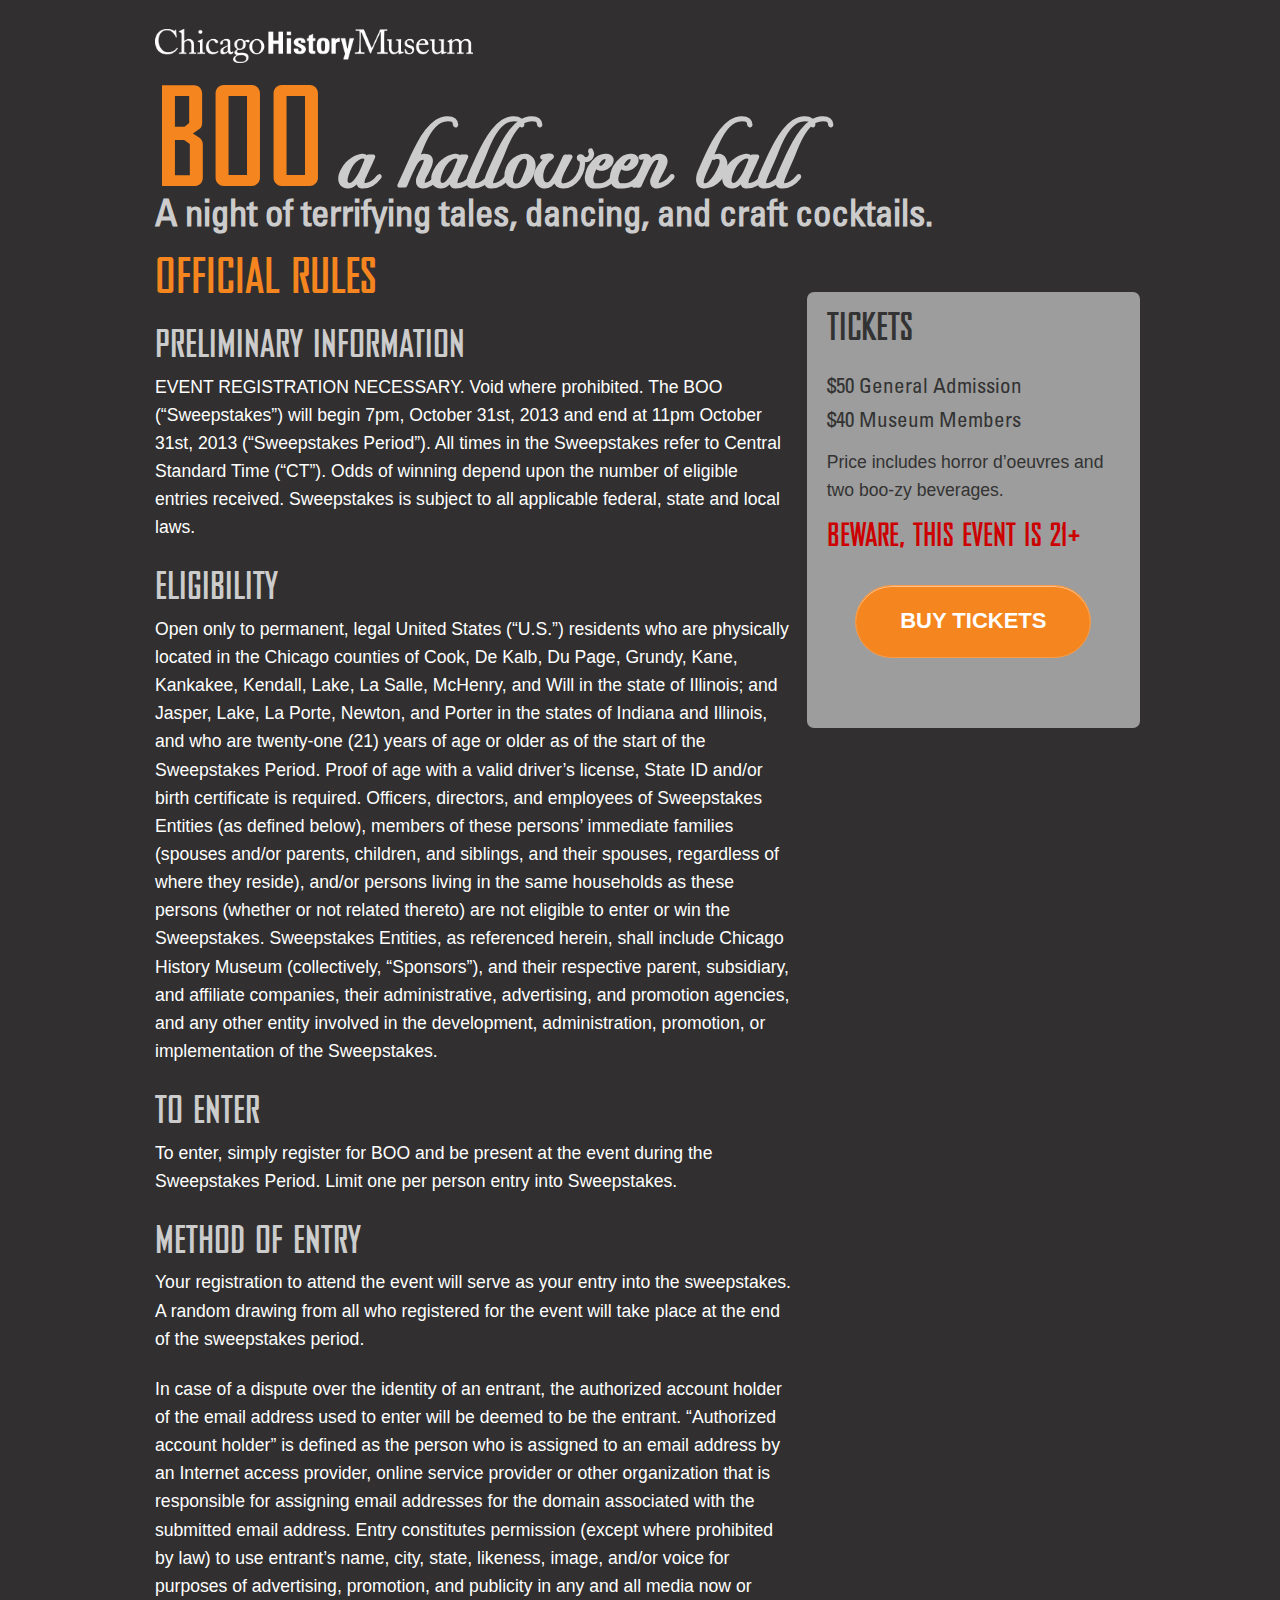
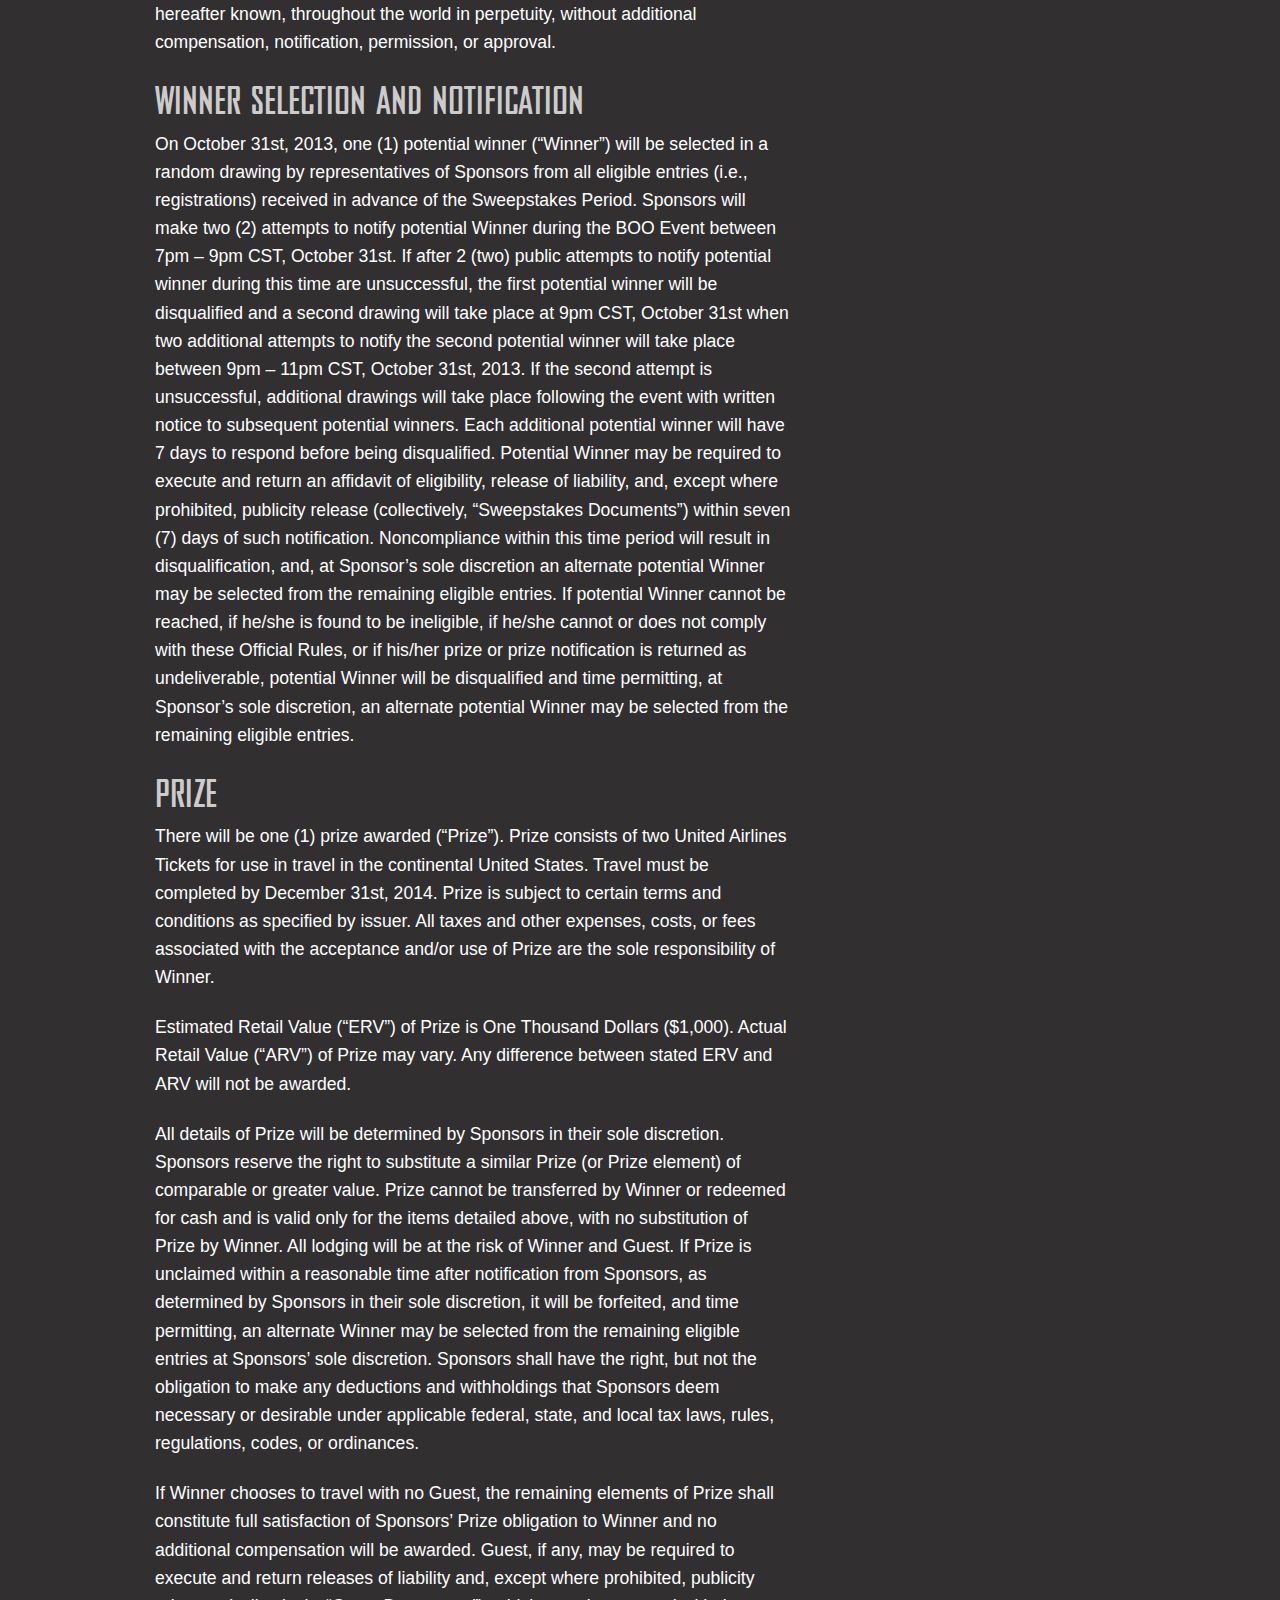
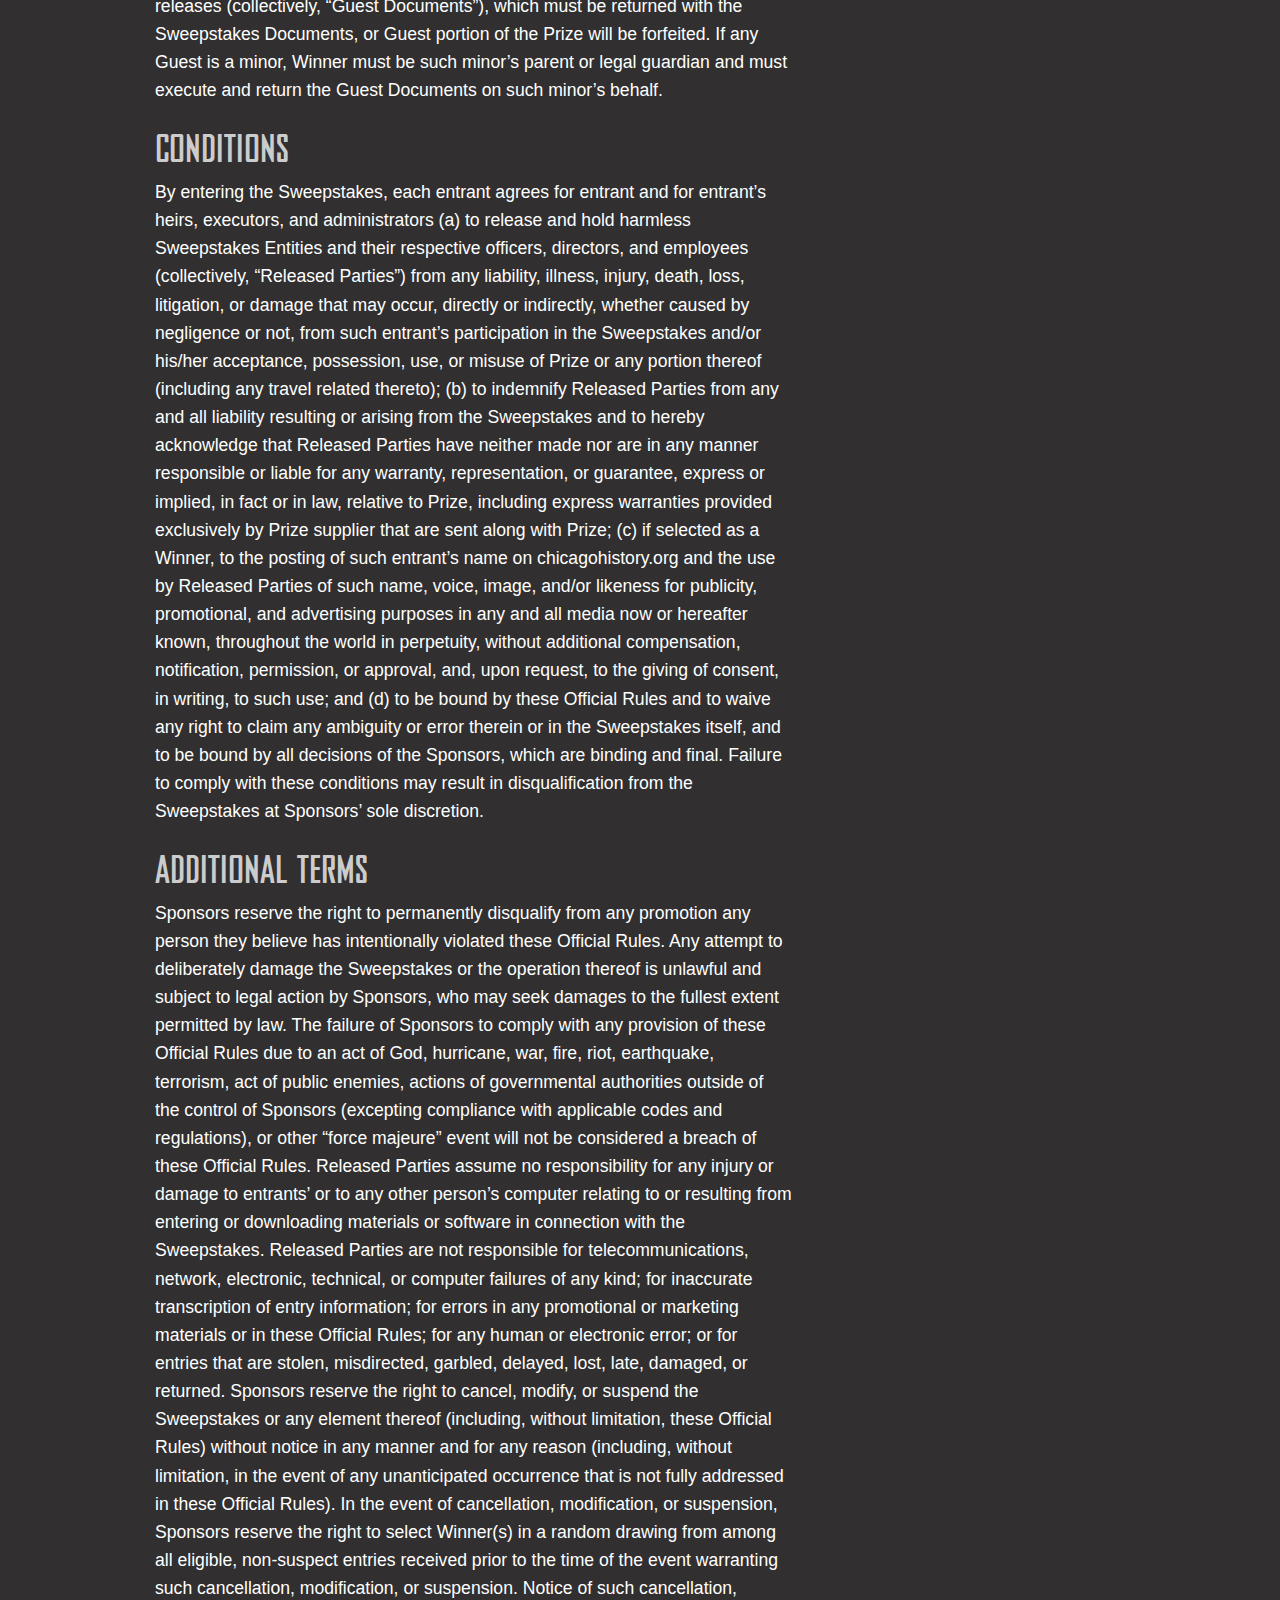
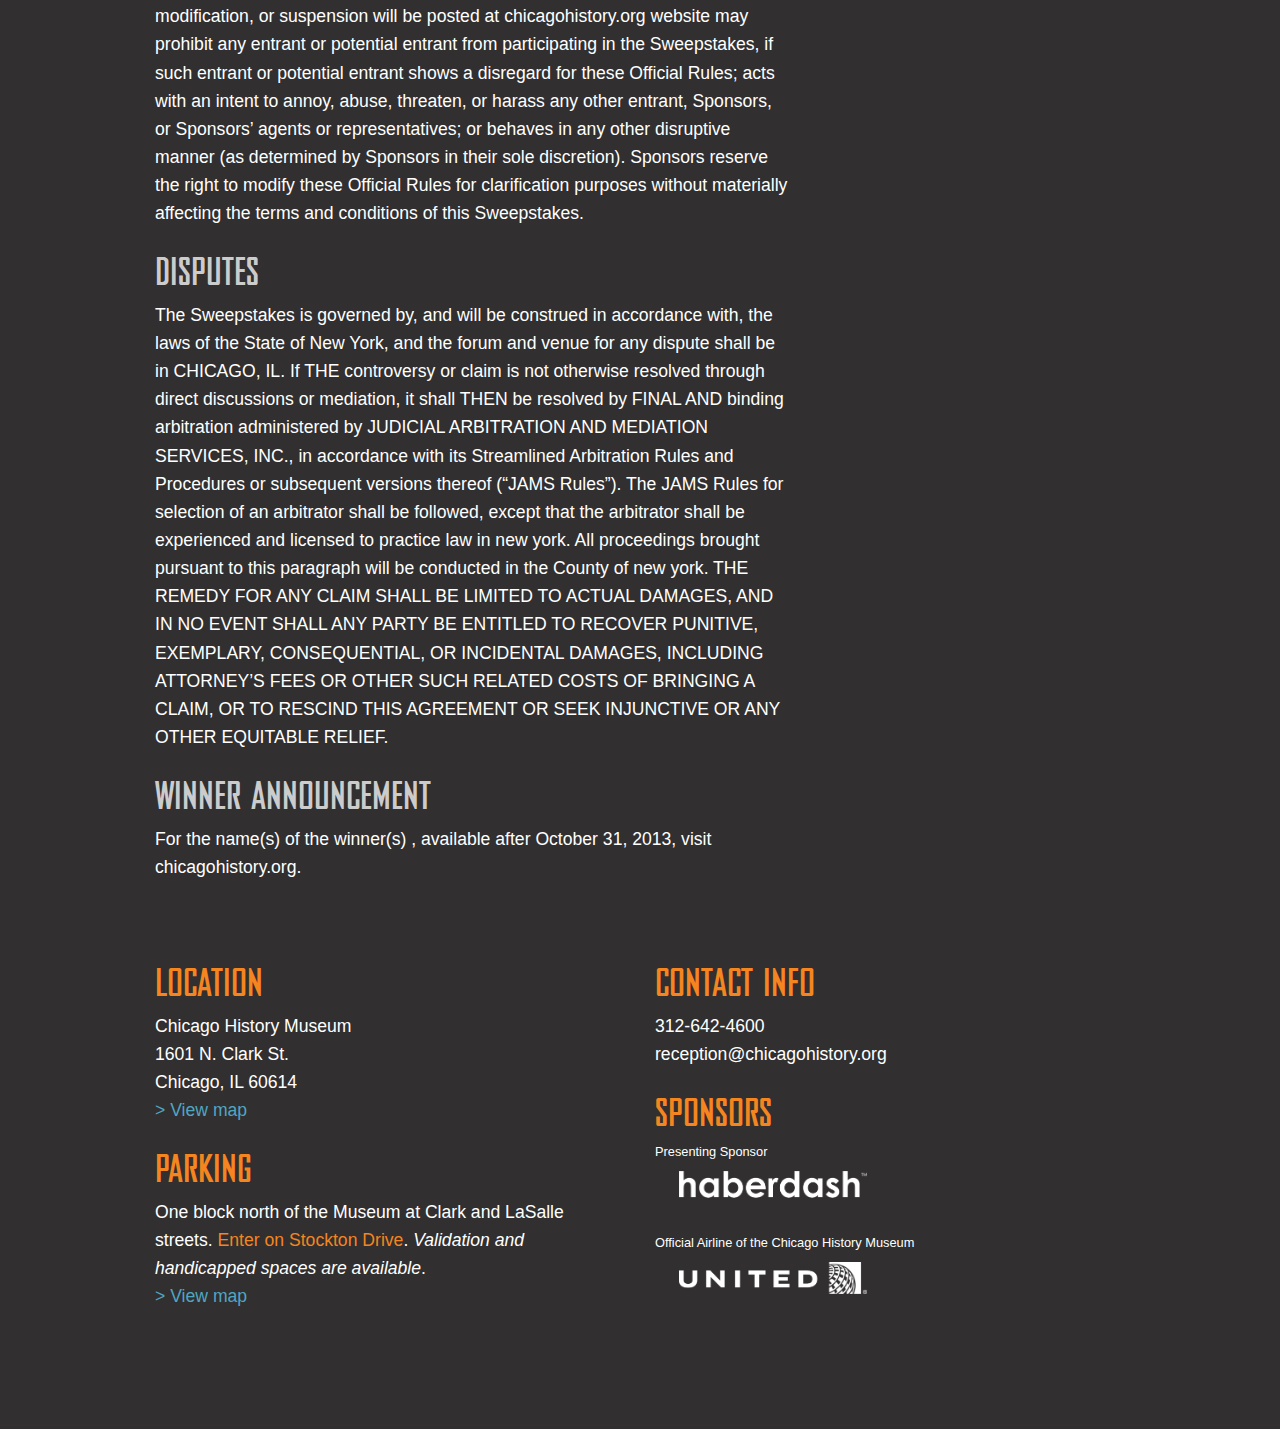
<file: sweepstakes-official-rules.html>
<!DOCTYPE html>
<html xmlns="http://www.w3.org/1999/xhtml" xmlns:og="http://ogp.me/ns#" xmlns:fb="https://www.facebook.com/2008/fbml">

<!--[if IE 8]> 				 <html class="no-js lt-ie9" lang="en" > <![endif]-->
<!--[if gt IE 8]><!--> <html class="no-js" lang="en" > <!--<![endif]-->

<head>
	<meta charset="utf-8">
  	<meta name="viewport" content="width=device-width">
  	<title>Purchase tickets to Boo: A Halloween Ball at the Chicago History Museum</title>
	<meta property="og:title" content="Purchase tickets to Boo: A Halloween Ball at the Chicago History Museum" />
	<meta property="og:type" content="website" />
	<meta property="og:url" content="http://chicagohistory.org/boo/" />
	<meta property="og:image" content="http://chicagohistory.org/boo/img/boologo.jpg" />
	<meta property="og:description" content="A night of terrifying tales, dancing, and craft cocktails." />
	<meta property="og:site_name" content="Chicago History Museum"/>
  	<link rel="stylesheet" href="css/foundation.css">
  	<link rel="stylesheet" href="css/custom.css">
	<script src="js/vendor/custom.modernizr.js"></script>

  <script type="text/javascript">var switchTo5x=true;</script>
  <script type="text/javascript" src="http://w.sharethis.com/button/buttons.js"></script>
  <script type="text/javascript">stLight.options({publisher: "ac34fe85-bdf6-40fe-9b97-d3b01d1a1c88", doNotHash: false, doNotCopy: false, hashAddressBar: true});</script>

</head>

<body class="bgblack textwhite">

	<div class="row">
		<div class="large-12 columns spacecloser">
			<header>
				<div class="row l-topbar">
					<div class="large-8 columns">
						<img src="img/museumlogo.png" alt="Chicago History Museum logo" class="chmlogo">
					</div>
					<div class="large-4 columns">
        		<!-- ShareThis! -->
        	</div>
        </div>

				<a href="index.html"><h1><span class="textorange allcaps textgiant font-bureau fontskinny">Boo</span> <span class="textlightgrey textlarge font-fleurie spacecloser is-block nowrap headlinetext">a halloween ball</span></h1>
				<h2 class="textlightgrey textlarge font-univers headlinetext">A night of terrifying tales, dancing, and craft cocktails.</h2></a>
			</header>
		</div>
	</div>

	<div class="row">
		<div class="large-8 columns">

			<div class="row">
				<div class="large-12 columns">
					<div class="contestspace">
						<h3 class="spacecloser nowrap"><span class="font-bureau textmedium fontskinny textorange headlinetext">OFFICIAL RULES</span></h3>
						<h4 class="textlightgrey allcaps font-bureau spacecloser textlarge">PRELIMINARY INFORMATION</h4>  <p>EVENT REGISTRATION NECESSARY. Void where prohibited. The BOO (“Sweepstakes”) will begin 7pm, October 31st, 2013 and end at 11pm October 31st, 2013  (“Sweepstakes Period”).  All times in the Sweepstakes refer to Central Standard Time (“CT”). Odds of winning depend upon the number of eligible entries received.  Sweepstakes is subject to all applicable federal, state and local laws.</p>

<h4 class="textlightgrey allcaps font-bureau spacecloser textlarge">ELIGIBILITY</h4> <p>Open only to permanent, legal United States (“U.S.”) residents who are physically located in the Chicago counties of Cook, De Kalb, Du Page, Grundy, Kane, Kankakee, Kendall, Lake, La Salle, McHenry, and Will in the state of Illinois; and Jasper, Lake, La Porte, Newton, and Porter in the states of Indiana and Illinois, and who are twenty-one (21) years of age or older as of the start of the Sweepstakes Period.  Proof of age with a valid driver’s license, State ID and/or birth certificate is required.  Officers, directors, and employees of Sweepstakes Entities (as defined below), members of these persons’ immediate families (spouses and/or parents, children, and siblings, and their spouses, regardless of where they reside), and/or persons living in the same households as these persons (whether or not related thereto) are not eligible to enter or win the Sweepstakes.  Sweepstakes Entities, as referenced herein, shall include Chicago History Museum  (collectively, “Sponsors”), and their respective parent, subsidiary, and affiliate companies, their administrative, advertising, and promotion agencies, and any other entity involved in the development, administration, promotion, or implementation of the Sweepstakes.</p>

<h4 class="textlightgrey allcaps font-bureau spacecloser textlarge">TO ENTER</h4> <p>To enter, simply register for BOO and be present at the event during the Sweepstakes Period. Limit one per person entry into Sweepstakes.</p>

<h4 class="textlightgrey allcaps font-bureau spacecloser textlarge">METHOD OF ENTRY</h4> <p>Your registration to attend the event will serve as your entry into the sweepstakes.   A random drawing from all who registered for the event will take place at the end of the sweepstakes period.</p>
<p>In case of a dispute over the identity of an entrant, the authorized account holder of the email address used to enter will be deemed to be the entrant. “Authorized account holder” is defined as the person who is assigned to an email address by an Internet access provider, online service provider or other organization that is responsible for assigning email addresses for the domain associated with the submitted email address. Entry constitutes permission (except where prohibited by law) to use entrant’s name, city, state, likeness, image, and/or voice for purposes of advertising, promotion, and publicity in any and all media now or hereafter known, throughout the world in perpetuity, without additional compensation, notification, permission, or approval.</p>


<h4 class="textlightgrey allcaps font-bureau spacecloser textlarge">WINNER SELECTION AND NOTIFICATION</h4> <p>On October 31st, 2013, one (1) potential winner (“Winner”) will be selected in a random drawing by representatives of Sponsors from all eligible entries (i.e., registrations) received in advance of the Sweepstakes Period. Sponsors will make two (2) attempts to notify potential Winner during the BOO Event between 7pm – 9pm CST, October 31st. If after 2 (two) public attempts to notify potential winner during this time are unsuccessful, the first potential winner will be disqualified and a second drawing will take place at 9pm CST, October 31st when two additional attempts to notify the second potential winner will take place between 9pm – 11pm CST, October 31st, 2013.  If the second attempt is unsuccessful, additional drawings will take place following the event with written notice to subsequent potential winners. Each additional potential winner will have 7 days to respond before being disqualified.  Potential Winner may be required to execute and return an affidavit of eligibility, release of liability, and, except where prohibited, publicity release (collectively, “Sweepstakes Documents”) within seven (7) days of such notification.  Noncompliance within this time period will result in disqualification, and, at Sponsor’s sole discretion an alternate potential Winner may be selected from the remaining eligible entries. If potential Winner cannot be reached, if he/she is found to be ineligible, if he/she cannot or does not comply with these Official Rules, or if his/her prize or prize notification is returned as undeliverable, potential Winner will be disqualified and time permitting, at Sponsor’s sole discretion, an alternate potential Winner may be selected from the remaining eligible entries.</p>

<h4 class="textlightgrey allcaps font-bureau spacecloser textlarge">PRIZE</h4>  <p>There will be one (1) prize awarded (“Prize”). Prize consists of two United Airlines Tickets for use in travel in the continental United States.  Travel must be completed by December 31st, 2014. Prize is subject to certain terms and conditions as specified by issuer. All taxes and other expenses, costs, or fees associated with the acceptance and/or use of Prize are the sole responsibility of Winner.</p>

<p>Estimated Retail Value (“ERV”) of Prize is One Thousand Dollars ($1,000).  Actual Retail Value (“ARV”) of Prize may vary. Any difference between stated ERV and ARV will not be awarded.</p>

<p>All details of Prize will be determined by Sponsors in their sole discretion.  Sponsors reserve the right to substitute a similar Prize (or Prize element) of comparable or greater value. Prize cannot be transferred by Winner or redeemed for cash and is valid only for the items detailed above, with no substitution of Prize by Winner. All lodging will be at the risk of Winner and Guest. If Prize is unclaimed within a reasonable time after notification from Sponsors, as determined by Sponsors in their sole discretion, it will be forfeited, and time permitting, an alternate Winner may be selected from the remaining eligible entries at Sponsors’ sole discretion. Sponsors shall have the right, but not the obligation to make any deductions and withholdings that Sponsors deem necessary or desirable under applicable federal, state, and local tax laws, rules, regulations, codes, or ordinances.</p>

<p>If Winner chooses to travel with no Guest, the remaining elements of Prize shall constitute full satisfaction of Sponsors’ Prize obligation to Winner and no additional compensation will be awarded. Guest, if any, may be required to execute and return releases of liability and, except where prohibited, publicity releases (collectively, “Guest Documents”), which must be returned with the Sweepstakes Documents, or Guest portion of the Prize will be forfeited. If any Guest is a minor, Winner must be such minor’s parent or legal guardian and must execute and return the Guest Documents on such minor’s behalf.</p>

<h4 class="textlightgrey allcaps font-bureau spacecloser textlarge">CONDITIONS</h4> <p>By entering the Sweepstakes, each entrant agrees for entrant and for entrant’s heirs, executors, and administrators (a) to release and hold harmless Sweepstakes Entities and their respective officers, directors, and employees (collectively, “Released Parties”) from any liability, illness, injury, death, loss, litigation, or damage that may occur, directly or indirectly, whether caused by negligence or not, from such entrant’s participation in the Sweepstakes and/or his/her acceptance, possession, use, or misuse of Prize or any portion thereof (including any travel related thereto); (b) to indemnify Released Parties from any and all liability resulting or arising from the Sweepstakes and to hereby acknowledge that Released Parties have neither made nor are in any manner responsible or liable for any warranty, representation, or guarantee, express or implied, in fact or in law, relative to Prize, including express warranties provided exclusively by Prize supplier that are sent along with Prize; (c) if selected as a Winner, to the posting of such entrant’s name on chicagohistory.org and the use by Released Parties of such name, voice, image, and/or likeness for publicity, promotional, and advertising purposes in any and all media now or hereafter known, throughout the world in perpetuity, without additional compensation, notification, permission, or approval, and, upon request, to the giving of consent, in writing, to such use; and (d) to be bound by these Official Rules and to waive any right to claim any ambiguity or error therein or in the Sweepstakes itself, and to be bound by all decisions of the Sponsors, which are binding and final. Failure to comply with these conditions may result in disqualification from the Sweepstakes at Sponsors’ sole discretion.</p>

<h4 class="textlightgrey allcaps font-bureau spacecloser textlarge">ADDITIONAL TERMS</h4> <p>Sponsors reserve the right to permanently disqualify from any promotion any person they believe has intentionally violated these Official Rules.  Any attempt to deliberately damage the Sweepstakes or the operation thereof is unlawful and subject to legal action by Sponsors, who may seek damages to the fullest extent permitted by law. The failure of Sponsors to comply with any provision of these Official Rules due to an act of God, hurricane, war, fire, riot, earthquake, terrorism, act of public enemies, actions of governmental authorities outside of the control of Sponsors (excepting compliance with applicable codes and regulations), or other “force majeure” event will not be considered a breach of these Official Rules.  Released Parties assume no responsibility for any injury or damage to entrants’ or to any other person’s computer relating to or resulting from entering or downloading materials or software in connection with the Sweepstakes. Released Parties are not responsible for telecommunications, network, electronic, technical, or computer failures of any kind; for inaccurate transcription of entry information; for errors in any promotional or marketing materials or in these Official Rules; for any human or electronic error; or for entries that are stolen, misdirected, garbled, delayed, lost, late, damaged, or returned. Sponsors reserve the right to cancel, modify, or suspend the Sweepstakes or any element thereof (including, without limitation, these Official Rules) without notice in any manner and for any reason (including, without limitation, in the event of any unanticipated occurrence that is not fully addressed in these Official Rules).  In the event of cancellation, modification, or suspension, Sponsors reserve the right to select Winner(s) in a random drawing from among all eligible, non-suspect entries received prior to the time of the event warranting such cancellation, modification, or suspension.  Notice of such cancellation, modification, or suspension will be posted at chicagohistory.org website may prohibit any entrant or potential entrant from participating in the Sweepstakes, if such entrant or potential entrant shows a disregard for these Official Rules; acts with an intent to annoy, abuse, threaten, or harass any other entrant, Sponsors, or Sponsors’ agents or representatives; or behaves in any other disruptive manner (as determined by Sponsors in their sole discretion).  Sponsors reserve the right to modify these Official Rules for clarification purposes without materially affecting the terms and conditions of this Sweepstakes.</p>

<h4 class="textlightgrey allcaps font-bureau spacecloser textlarge">DISPUTES</h4>  <p>The Sweepstakes is governed by, and will be construed in accordance with, the laws of the State of New York, and the forum and venue for any dispute shall be in CHICAGO, IL. If THE controversy or claim is not otherwise resolved through direct discussions or mediation, it shall THEN be resolved by FINAL AND binding arbitration administered by JUDICIAL ARBITRATION AND MEDIATION SERVICES, INC., in accordance with its Streamlined Arbitration Rules and Procedures or subsequent versions thereof (“JAMS Rules”).  The JAMS Rules for selection of an arbitrator shall be followed, except that the arbitrator shall be experienced and licensed to practice law in new york.  All proceedings brought pursuant to this paragraph will be conducted in the County of new york.  THE REMEDY FOR ANY CLAIM SHALL BE LIMITED TO ACTUAL DAMAGES, AND IN NO EVENT SHALL ANY PARTY BE ENTITLED TO RECOVER PUNITIVE, EXEMPLARY, CONSEQUENTIAL, OR INCIDENTAL DAMAGES, INCLUDING ATTORNEY’S FEES OR OTHER SUCH RELATED COSTS OF BRINGING A CLAIM, OR TO RESCIND THIS AGREEMENT OR SEEK INJUNCTIVE OR ANY OTHER EQUITABLE RELIEF.</p>

<h4 class="textlightgrey allcaps font-bureau spacecloser textlarge">WINNER ANNOUNCEMENT</h4> <p>For the name(s) of the winner(s) , available after October 31, 2013, visit chicagohistory.org.</p>

					</div>
				</div>
			</div>
		</div>


	<div class="large-4 columns panel radius">
		<h3 class="textorange allcaps font-bureau spacecloser textlarge">Tickets</h3>
			<p class="pricespace"><span class="font-univers textsmall">$50 General Admission <br>$40 Museum Members</span></p>
			<p class="pricespace">Price includes horror d’oeuvres and two boo-zy beverages.</p>
			<p><span class="alert font-bureau allcaps textmedium nowrap">Beware, this event is 21+</span></p>

			<div class="large-12 large-centered columns text-center">
    		<p><a href="https://services.chicagohistory.org/loader.asp?target=hall.asp?event=20814"><button class="large button round allcaps bgorange borderorange">Buy Tickets</button></a></p>
			</div>
	</div>
</div>

	<div class="row">
		<div class="large-12 columns">
			<footer class="row">
				<div class="large-6 columns">
					<h3 class="textorange allcaps font-bureau spacecloser textlarge">Location</h3>
						<p class="spacecloser">Chicago History Museum<br>1601 N. Clark 	St.<br>Chicago, IL 60614</p>
						<p ><a href="http://goo.gl/maps/othfd" class="link">View map</a></p>
					<h3 class="textorange allcaps font-bureau spacecloser textlarge">Parking</h3>
						<p class="spacecloser">One block north of the Museum at Clark and LaSalle streets. <span class="textorange">Enter on Stockton Drive</span>. <span class="is-italic">Validation and handicapped spaces are available</span>.</p>
						<p><a href="http://goo.gl/maps/yfVyV" class="link">View map</a></p>
				</div>
				<div class="large-6 columns">
					<h3 class="textorange allcaps font-bureau spacecloser textlarge">Contact Info</h3>
						<p><span class="tel"><span class="value">312-642-4600</span></span><br>
						   <span class="email"><span class="value">reception@chicagohistory.org</span></span></p>
					<h3 class="textorange allcaps font-bureau spacecloser textlarge">Sponsors</h3>
						<p class="texttiny spacecloser">Presenting Sponsor</p><img src="img/haberdashlogo.png" alt="Haberdash logo" class="sponsorlogo leftspacer">
						<p class="texttiny spacecloser">Official Airline of the Chicago History Museum</p><img src="img/unitedlogo.png" alt="United Airlines logo" class="sponsorlogo leftspacer">
				</div>
			</footer>
		</div>
	</div>





  <script>
  document.write('<script src=' +
  ('__proto__' in {} ? 'js/vendor/zepto' : 'js/vendor/jquery') +
  '.js><\/script>')
  </script>

  <script src="js/foundation.min.js"></script>
  <!--

  <script src="js/foundation/foundation.js"></script>

  <script src="js/foundation/foundation.alerts.js"></script>

  <script src="js/foundation/foundation.clearing.js"></script>

  <script src="js/foundation/foundation.cookie.js"></script>

  <script src="js/foundation/foundation.dropdown.js"></script>

  <script src="js/foundation/foundation.forms.js"></script>

  <script src="js/foundation/foundation.joyride.js"></script>

  <script src="js/foundation/foundation.magellan.js"></script>

  <script src="js/foundation/foundation.orbit.js"></script>

  <script src="js/foundation/foundation.reveal.js"></script>

  <script src="js/foundation/foundation.section.js"></script>

  <script src="js/foundation/foundation.tooltips.js"></script>

  <script src="js/foundation/foundation.topbar.js"></script>

  <script src="js/foundation/foundation.interchange.js"></script>

  <script src="js/foundation/foundation.placeholder.js"></script>

  <script src="js/foundation/foundation.abide.js"></script>

  -->

  <script>
    $(document).foundation();
  </script>
  <script type="text/javascript">

  var _gaq = _gaq || [];
  _gaq.push(['_setAccount', 'UA-23828007-2']);
  _gaq.push(['_trackPageview']);

  (function() {
    var ga = document.createElement('script'); ga.type = 'text/javascript'; ga.async = true;
    ga.src = ('https:' == document.location.protocol ? 'https://ssl' : 'http://www') + '.google-analytics.com/ga.js';
    var s = document.getElementsByTagName('script')[0]; s.parentNode.insertBefore(ga, s);
  })();

</script>
</body>
</html>
</file>
<file: css/custom.css>
@font-face {
    font-family: Univers;
    src: url('../fonts/UniversLTStd-Cn.otf');
}

@font-face {
    font-family: Fleurie Plus;
    src: url(../fonts/fleurieplus.ttf);
}

@font-face {
    font-family: Bureau Agency;
    src: url(../fonts/bureauagency.otf);
}

.bgblack {
	background-color: #312f30;
}

.bgtree {
	background-image: url(../img/bgtree2.png);
	background-repeat:no-repeat;
}

p {
	font-size: 1.1em;
}

.textgiant {
	font-size: 3em;
}

.textlarge {
	font-size: 2.3em;
}

.textmedium {
	font-size: 1.75em;
}

.textsmall {
	font-size: 1.2em;
}

.texttiny {
	font-size: 0.8em;
}

.fontskinny {
	font-weight: 100;
}

h1 {
	line-height: 1;
	margin-bottom: 0;
}

h2 {
	position: relative;
	top: -30px;
}

.spacecloser {
	margin-bottom: 0;
	padding-bottom: 0;
}

.font-bureau {
	font-family: Bureau Agency, sans-serif;
}

.font-fleurie {
	font-family: Fleurie Plus, cursive;
}

.font-univers {
	font-family: Univers, Arial, Helvetica, sans-serif;
}

.textwhite {
	color: #fff;
}

.textorange {
	color: #F5851F;
}

.textlightgrey {
	color: #ccc;
}

.smallcaps {
	font-variant:small-caps;
}

.allcaps {
	text-transform: uppercase;
}

.panel {
	background-color: #ccc;
	background-color: rgba(204, 204, 204, 0.7);

}

.panel.radius {
	-webkit-border-radius: 7px;
			border-radius: 7px;
			border: none;
}

.alert {
	color: #cc0000;
	font-weight: bold;
}

.bgorange {
	background-color: #F5851F;
}

.borderorange {
	border-color: #f79d4b;
}

.button:hover {
	background-color: #f79439;
}

.portrait {
	border-radius: 7px;
	display: inline;
}

.leftspacer {
	padding-left: 5%;
}

ul {
	list-style-type: none;
}

.link {
	color: #50A6C2;
}

.link:hover {
	color: #7fd3ed;
}

.link:before {
	content: "> ";
}

.chmlogo {
	width: 50%;
}

.row.l-topbar {
	margin-top: 3%;
	margin-bottom: 2%;
}

.sponsorlogo {
	margin-top: 2%;
	margin-bottom: 6%;
	width: 45%;
}

footer {
	padding-bottom: 10%;
}

.pricespace {
	margin-bottom: .5em;
}

.datespace {
	position: relative;
	top: -50px;
}

.contestspace {
	position: relative;
	top: -50px;
}

.sharethis {
	float: right;
}

/*	STATE 	*/
.is-italic {
	font-style: italic;
}

/*	MEDIA QUERIES 	*/
@media all and (max-width: 965px) {

}

@media all and (max-width: 768px) {
	.chmlogo {
		margin-top: 3%;
		margin-bottom: 2%;
		width: 75%;
	}

	.sharethis {
		float: none;
		margin-bottom: 5%;
	}
}

@media all and (max-width: 630px) {
	.is-block {
		display: block;
	}

	.nowrap {
		white-space: nowrap;
	}
}

@media all and (max-width: 480px) {
	h2 {
		position: relative;
		top: -10px;
		}

	.chmlogo {
		margin-bottom: 5%;
	}

	.datespace {
		position: relative;
		top: -30px;
	}

	.contestspace {
		position: relative;
		top: -10px;
	}

	.headlinetext {
		font-size: 1.8em;
	}
}

@media all and (max-width: 320px) {
	.headlinetext {
		font-size: 1.5em;
	}
}
</file>
